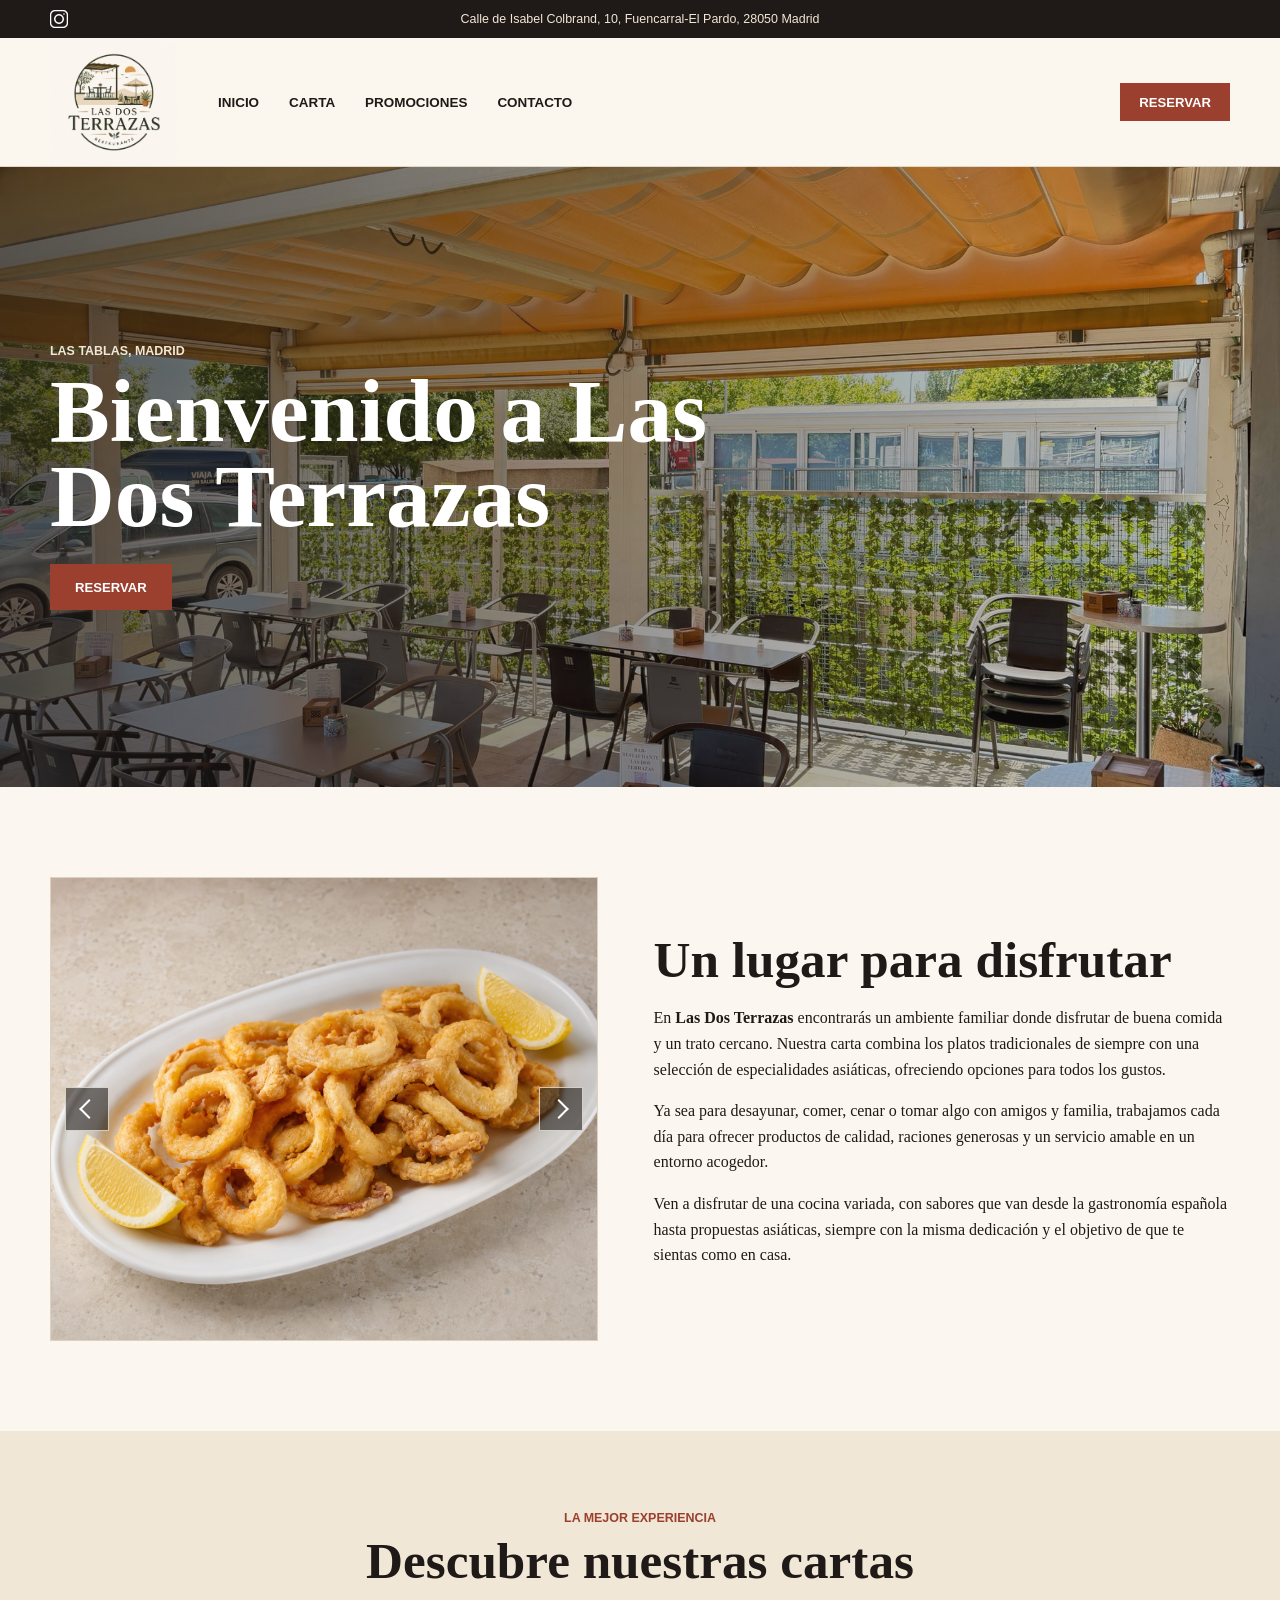
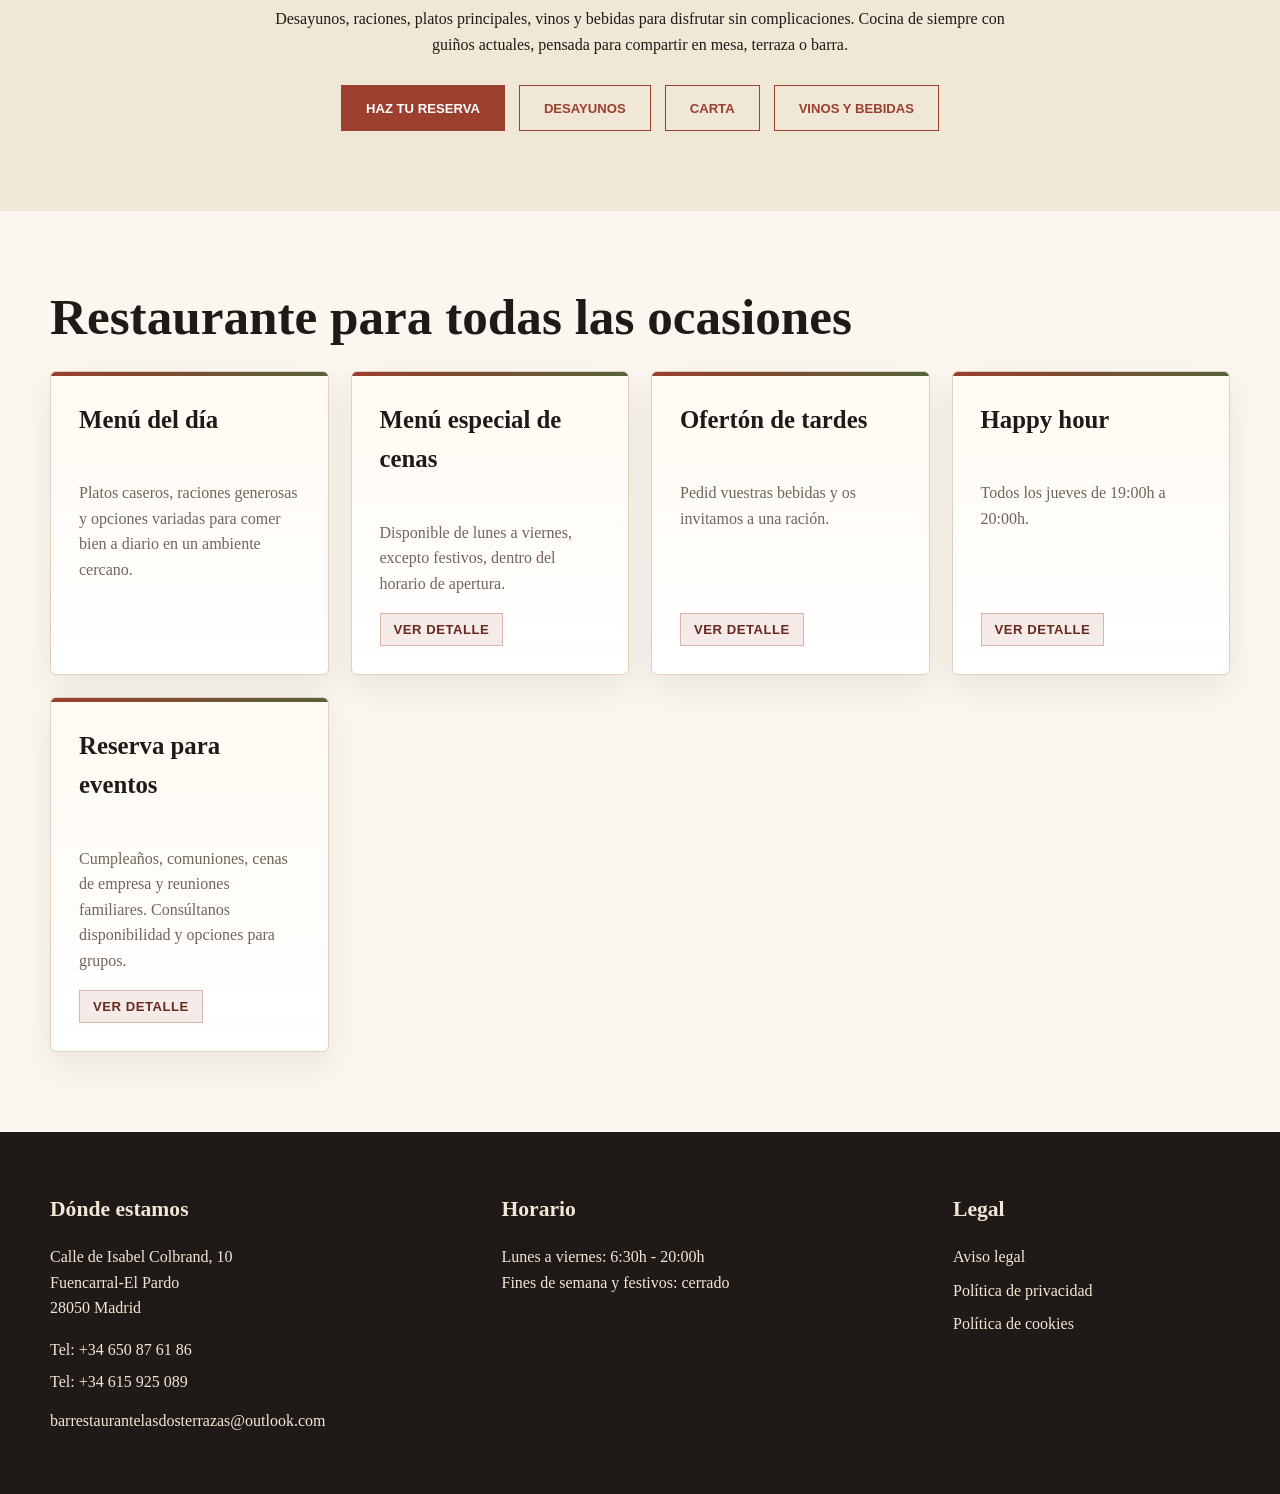
<file: index.html>
<!doctype html>
<html lang="es">
  <head>
    <meta charset="utf-8">
    <meta name="viewport" content="width=device-width, initial-scale=1">
    <link rel="icon" type="image/png" href="/Resources/favicon.png">
    <link rel="canonical" href="https://www.lasdosterrazas.com/">
    <title>Las Dos Terrazas :: Inicio</title>
    <link rel="stylesheet" href="assets/css/styles.css">
    <script src="assets/js/main.js" defer></script>
  </head>
  <body>
    <header class="site-header" data-header>
      <div class="topbar">
        <div class="topbar__inner">
          <div class="social-links" aria-label="Redes sociales"><a class="social-icon" href="https://www.instagram.com/lasdosterrazaslastablas/" aria-label="Instagram"><img src="Resources/igicon.png" alt=""></a></div>
          <a class="topbar__address" href="https://www.google.com/maps/place//data=!4m2!3m1!1s0xd422bed860ddd8d:0xa8c01e3be5240dd5?sa=X&ved=1t:8290&ictx=111">Calle de Isabel Colbrand, 10, Fuencarral-El Pardo, 28050 Madrid</a>
        </div>
      </div>

      <nav class="main-nav" aria-label="Navegación principal">
        <a class="brand" href="index.html" aria-label="Las Dos Terrazas inicio">
          <img class="brand__logo" src="Resources/favicon.png" alt="Las Dos Terrazas">
        </a>
        <button class="nav-toggle" type="button" aria-expanded="false" aria-controls="primary-menu" data-nav-toggle>
          <span></span>
          <span></span>
          <span></span>
          <span class="sr-only">Abrir menú</span>
        </button>
        <ul class="nav-list" id="primary-menu" data-nav-menu>
          <li><a class="nav-link" href="index.html">Inicio</a></li>
          <li class="nav-item has-submenu">
            <button class="nav-link submenu-toggle" type="button" aria-expanded="false">Carta</button>
            <ul class="submenu">
              <li><a href="desayunos.html">Desayunos</a></li>
              <li><a href="carta.html">Carta</a></li>
              <li><a href="carta-vinos.html">Vinos y bebidas</a></li>
            </ul>
          </li>
          <li><a class="nav-link" href="promociones.html">Promociones</a></li>
          
          <li><a class="nav-link" href="contacto.html">Contacto</a></li>
          
        </ul>
        <a class="button button--small nav-cta" href="reservas.html">Reservar</a>
      </nav>
    </header>

    <main>
      <section class="hero hero--home">
        <div class="hero-carousel" data-carousel data-carousel-interval="7000" aria-hidden="true">
          <div class="hero-carousel__slide hero-carousel__slide--one is-active"></div>
          <div class="hero-carousel__slide hero-carousel__slide--two"></div>
          <div class="hero-carousel__slide hero-carousel__slide--three"></div>
          <div class="hero-carousel__slide hero-carousel__slide--four"></div>
        </div>
        <div class="hero__content">
          <p class="eyebrow">Las Tablas, Madrid</p>
          <h1>Bienvenido a Las Dos Terrazas</h1>
          <a class="button" href="reservas.html">Reservar</a>
        </div>
      </section>

      <section class="split-section">
        <div class="split-carousel" data-carousel aria-label="Imágenes de Las Dos Terrazas">
          <div class="split-carousel__slide split-carousel__slide--one is-active" role="img" aria-label="Plato de Las Dos Terrazas"></div>
          <div class="split-carousel__slide split-carousel__slide--two" role="img" aria-label="Plato de Las Dos Terrazas"></div>
          <div class="split-carousel__slide split-carousel__slide--three" role="img" aria-label="Plato de Las Dos Terrazas"></div>
          <div class="split-carousel__slide split-carousel__slide--four" role="img" aria-label="Plato de Las Dos Terrazas"></div>
          <div class="split-carousel__slide split-carousel__slide--five" role="img" aria-label="Plato de Las Dos Terrazas"></div>
          <div class="split-carousel__slide split-carousel__slide--six" role="img" aria-label="Plato de Las Dos Terrazas"></div>
          <button class="carousel-arrow carousel-arrow--prev" type="button" data-carousel-prev aria-label="Imagen anterior"></button>
          <button class="carousel-arrow carousel-arrow--next" type="button" data-carousel-next aria-label="Imagen siguiente"></button>
        </div>
        <div class="split-section__content">
          <h2>Un lugar para disfrutar</h2>
          <p>En <strong>Las Dos Terrazas</strong> encontrarás un ambiente familiar donde disfrutar de buena comida y un trato cercano. Nuestra carta combina los platos tradicionales de siempre con una selección de especialidades asiáticas, ofreciendo opciones para todos los gustos.</p>
          <p>Ya sea para desayunar, comer, cenar o tomar algo con amigos y familia, trabajamos cada día para ofrecer productos de calidad, raciones generosas y un servicio amable en un entorno acogedor.</p>
          <p>Ven a disfrutar de una cocina variada, con sabores que van desde la gastronomía española hasta propuestas asiáticas, siempre con la misma dedicación y el objetivo de que te sientas como en casa.</p>
        </div>
      </section>

      <section class="feature-band">
        <div class="feature-band__inner">
          <p class="section-kicker">La mejor experiencia</p>
          <h2>Descubre nuestras cartas</h2>
          <p>Desayunos, raciones, platos principales, vinos y bebidas para disfrutar sin complicaciones. Cocina de siempre con guiños actuales, pensada para compartir en mesa, terraza o barra.</p>
          <div class="action-row">
            <a class="button" href="reservas.html">Haz tu reserva</a>
            <a class="button button--outline" href="desayunos.html">Desayunos</a>
            <a class="button button--outline" href="carta.html">Carta</a>
            <a class="button button--outline" href="carta-vinos.html">Vinos y bebidas</a>
          </div>
        </div>
      </section>

      <section class="cards-section">
        <div class="section-heading">
          <h2>Restaurante para todas las ocasiones</h2>
        </div>
        <div class="card-grid">
          <article class="info-card">
            <h3>Menú del día</h3>
            <p>Platos caseros, raciones generosas y opciones variadas para comer bien a diario en un ambiente cercano.</p>
          </article>
          <article class="info-card">
            <h3>Menú especial de cenas</h3>
            <p>Disponible de lunes a viernes, excepto festivos, dentro del horario de apertura.</p>
            <a href="promociones.html">Ver detalle</a>
          </article>
          <article class="info-card">
            <h3>Ofertón de tardes</h3>
            <p>Pedid vuestras bebidas y os invitamos a una ración.</p>
            <a href="promociones.html">Ver detalle</a>
          </article>
          <article class="info-card">
            <h3>Happy hour</h3>
            <p>Todos los jueves de 19:00h a 20:00h.</p>
            <a href="promociones.html">Ver detalle</a>
          </article>
          <article class="info-card">
            <h3>Reserva para eventos</h3>
            <p>Cumpleaños, comuniones, cenas de empresa y reuniones familiares. Consúltanos disponibilidad y opciones para grupos.</p>
            <a href="reservas.html">Ver detalle</a>
          </article>
        </div>
      </section>
    </main>

    <footer class="site-footer">
      <div class="footer-grid">
        <div class="footer-location">
          <h2>Dónde estamos</h2>
          <p class="footer-address">Calle de Isabel Colbrand, 10<br>Fuencarral-El Pardo<br>28050 Madrid</p>
          <div class="footer-contact" aria-label="Datos de contacto">
            <a href="tel:+34650876186">Tel: +34 650 87 61 86</a>
            <a href="tel:+34615925089">Tel: +34 615 925 089</a>
            <a class="footer-email" href="mailto:barrestaurantelasdosterrazas@outlook.com">barrestaurantelasdosterrazas@outlook.com</a>
          </div>
        </div>
        <div>
          <h2>Horario</h2>
          <p>Lunes a viernes: 6:30h - 20:00h<br>Fines de semana y festivos: cerrado</p>
        </div>
        <div>
          <h2>Legal</h2>
          <a href="aviso-legal.html">Aviso legal</a>
          <a href="privacidad.html">Política de privacidad</a>
          <a href="cookies.html">Política de cookies</a>
          
        </div>
      </div>
    </footer>
  </body>
</html>
</file>
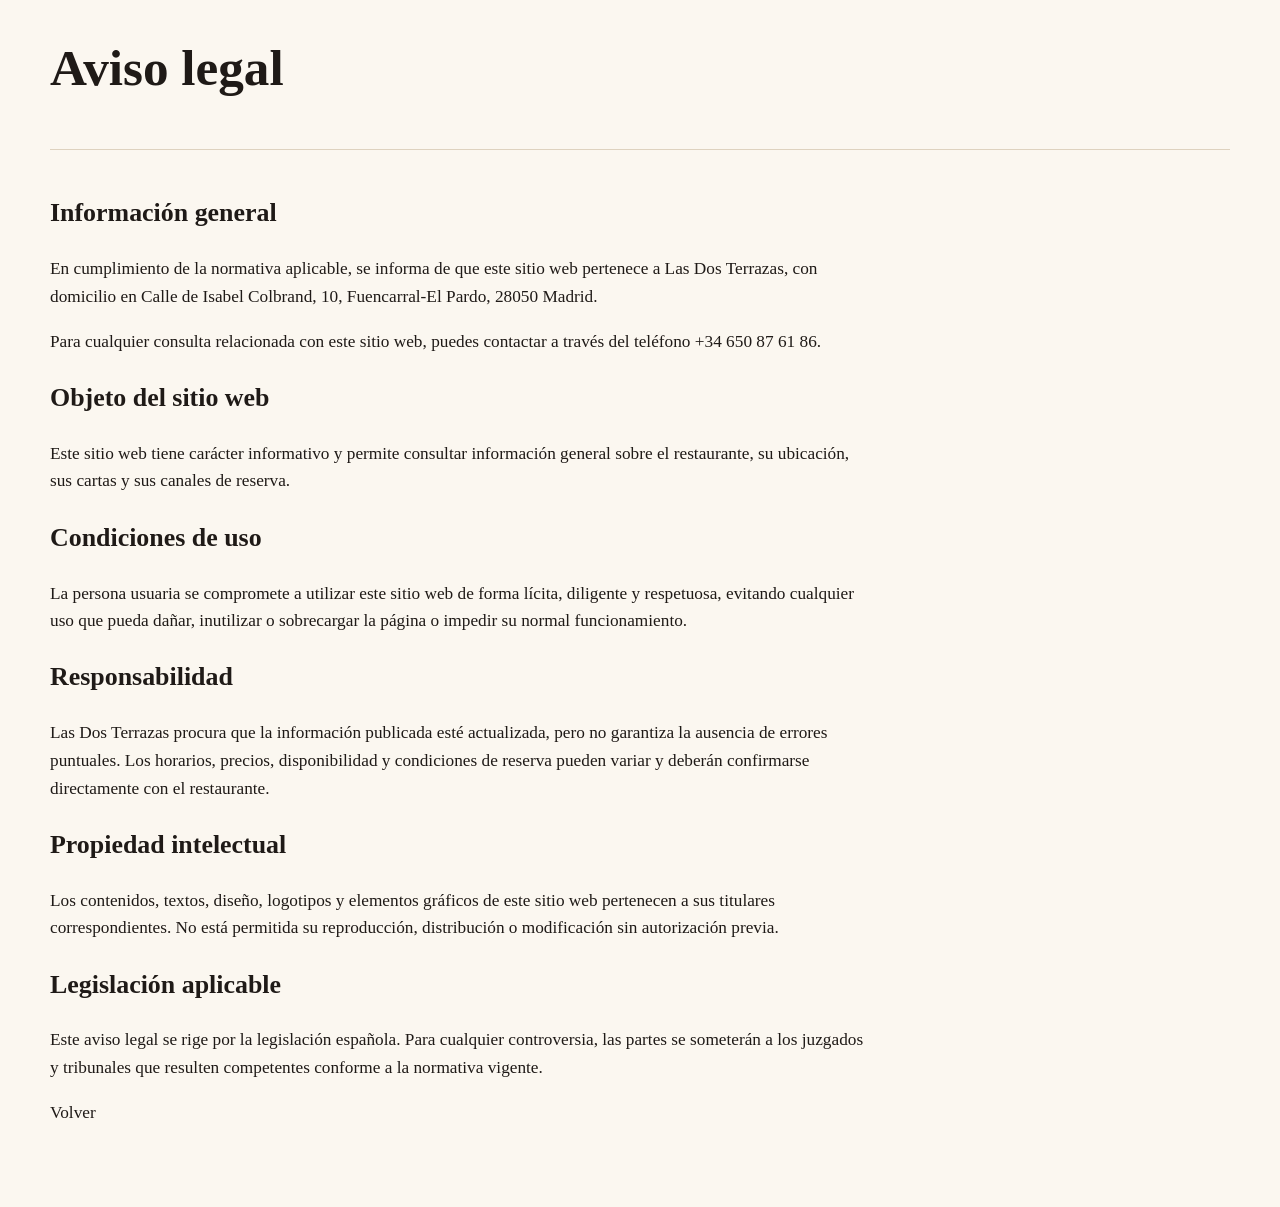
<file: aviso-legal.html>
<!doctype html>
<html lang="es">
  <head>
    <meta charset="utf-8">
    <meta name="viewport" content="width=device-width, initial-scale=1">
    <link rel="icon" type="image/png" href="/Resources/favicon.png">
    <link rel="canonical" href="https://www.lasdosterrazas.com/aviso-legal.html">
    <title>Aviso legal</title>
    <link rel="stylesheet" href="assets/css/styles.css">
  </head>
  <body>
    <main class="page-shell standalone">
      <section class="page-hero">
        <h1>Aviso legal</h1>
      </section>
      <article class="article">
        <h2>Información general</h2>
        <p>En cumplimiento de la normativa aplicable, se informa de que este sitio web pertenece a Las Dos Terrazas, con domicilio en Calle de Isabel Colbrand, 10, Fuencarral-El Pardo, 28050 Madrid.</p>
        <p>Para cualquier consulta relacionada con este sitio web, puedes contactar a través del teléfono <a href="tel:+34650876186">+34 650 87 61 86</a>.</p>

        <h2>Objeto del sitio web</h2>
        <p>Este sitio web tiene carácter informativo y permite consultar información general sobre el restaurante, su ubicación, sus cartas y sus canales de reserva.</p>

        <h2>Condiciones de uso</h2>
        <p>La persona usuaria se compromete a utilizar este sitio web de forma lícita, diligente y respetuosa, evitando cualquier uso que pueda dañar, inutilizar o sobrecargar la página o impedir su normal funcionamiento.</p>

        <h2>Responsabilidad</h2>
        <p>Las Dos Terrazas procura que la información publicada esté actualizada, pero no garantiza la ausencia de errores puntuales. Los horarios, precios, disponibilidad y condiciones de reserva pueden variar y deberán confirmarse directamente con el restaurante.</p>

        <h2>Propiedad intelectual</h2>
        <p>Los contenidos, textos, diseño, logotipos y elementos gráficos de este sitio web pertenecen a sus titulares correspondientes. No está permitida su reproducción, distribución o modificación sin autorización previa.</p>

        <h2>Legislación aplicable</h2>
        <p>Este aviso legal se rige por la legislación española. Para cualquier controversia, las partes se someterán a los juzgados y tribunales que resulten competentes conforme a la normativa vigente.</p>

        <a href="index.html">Volver</a>
      </article>
    </main>
  </body>
</html>
</file>
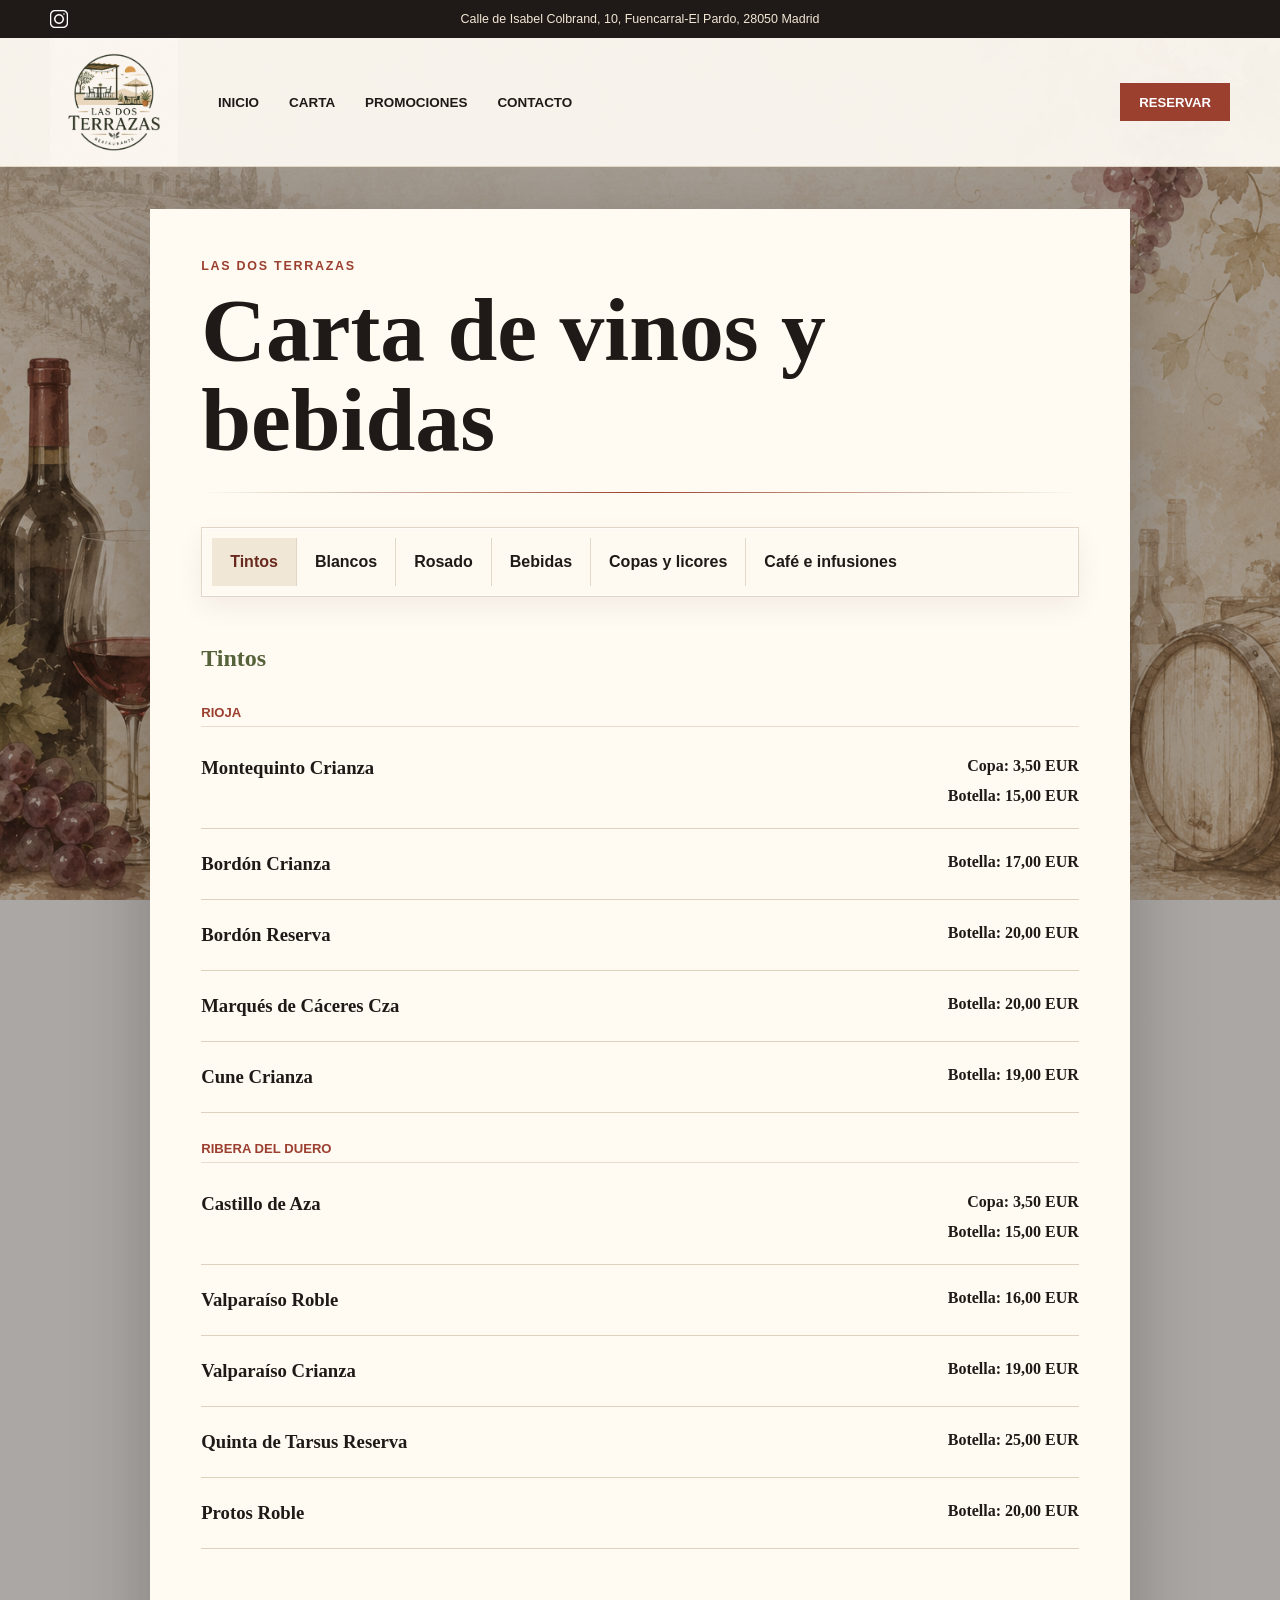
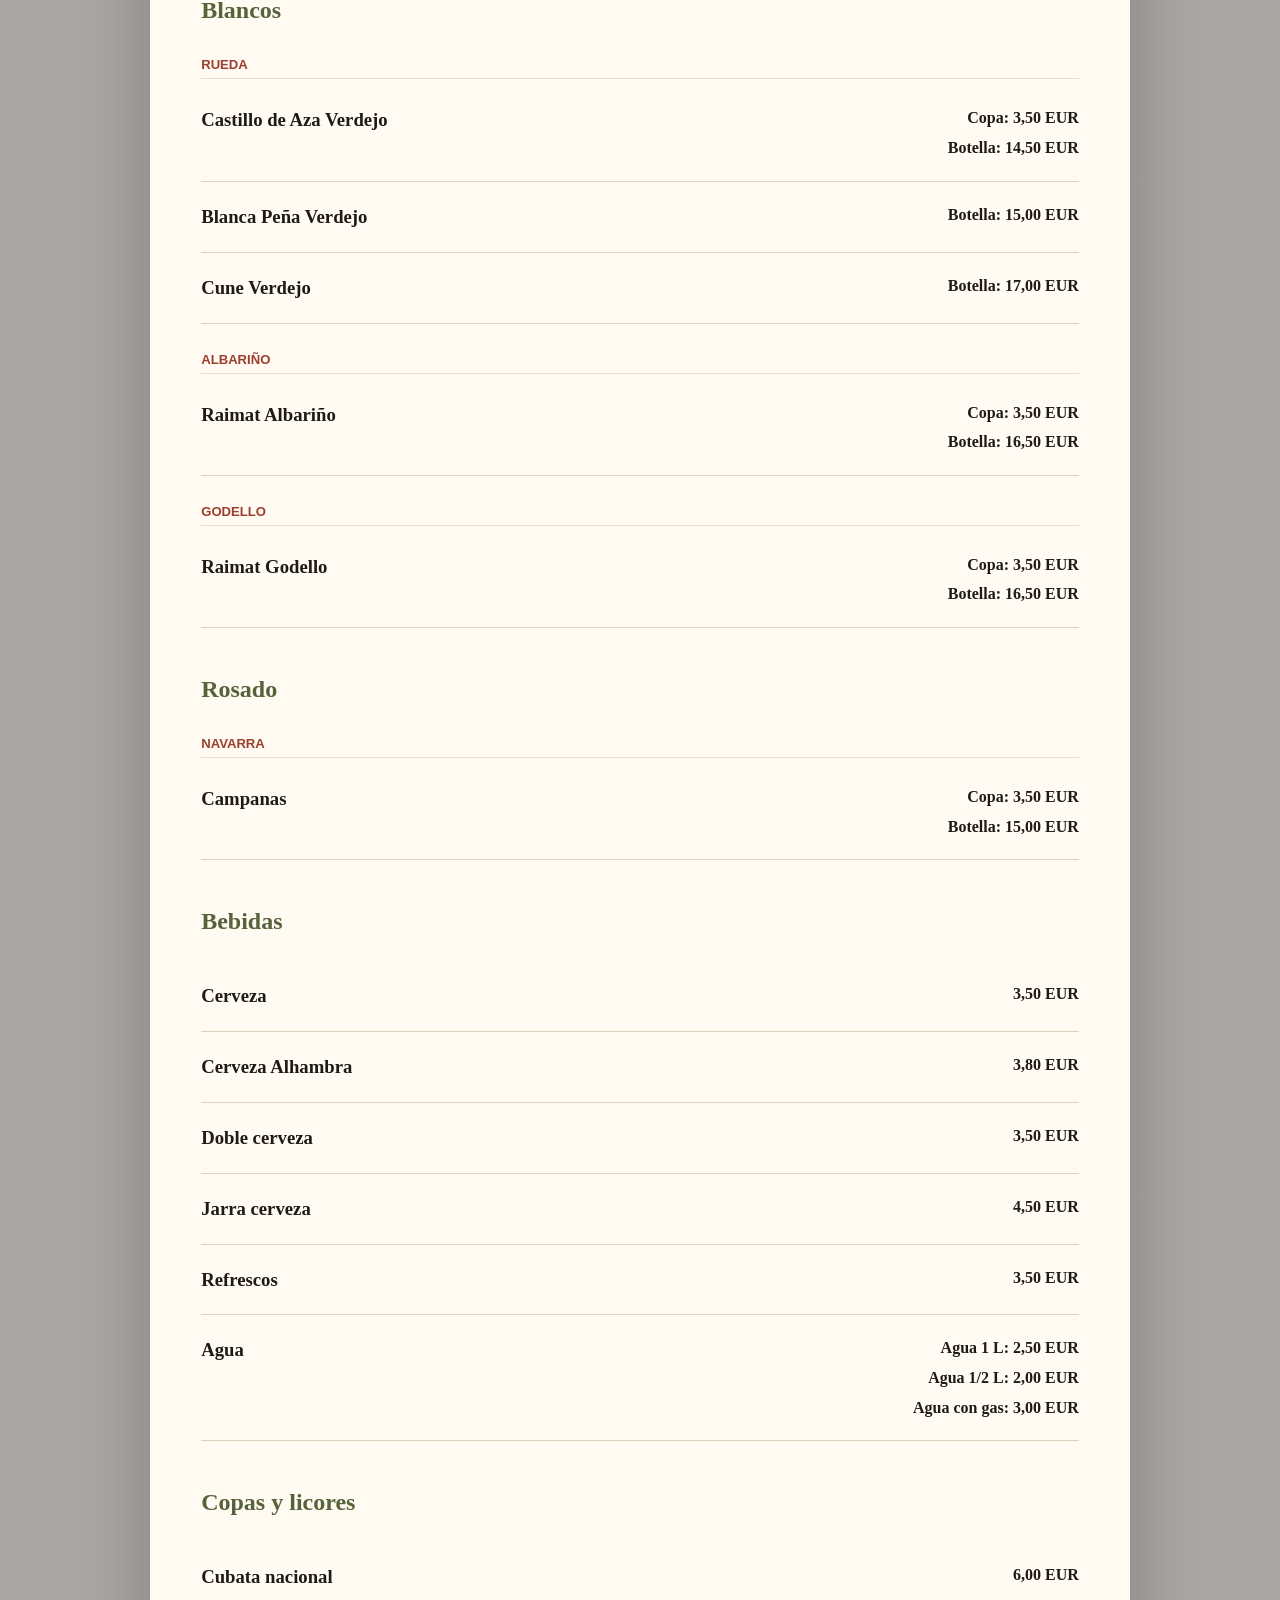
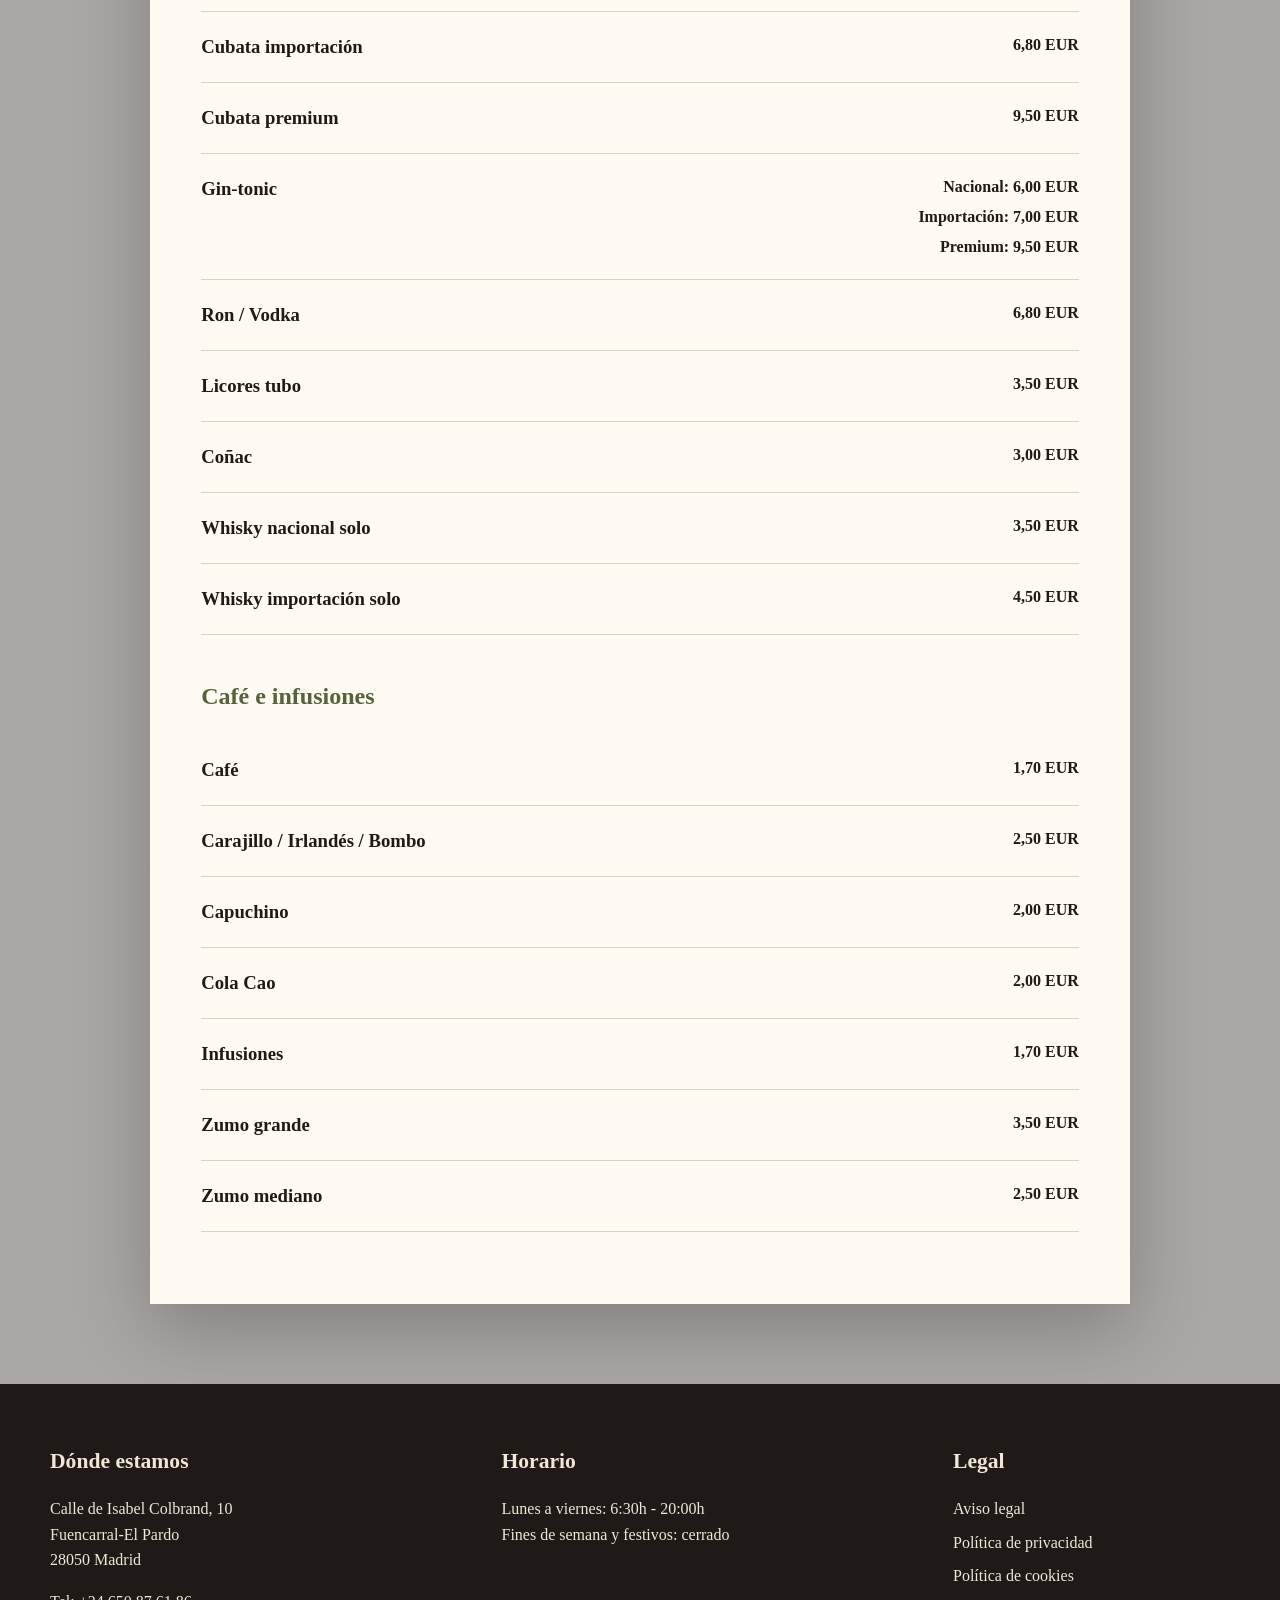
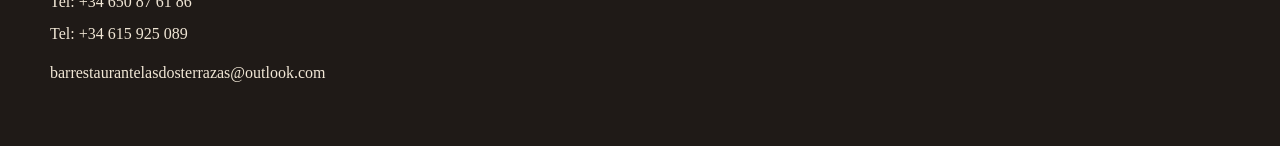
<file: carta-vinos.html>
<!doctype html>
<html lang="es">
  <head>
    <meta charset="utf-8">
    <meta name="viewport" content="width=device-width, initial-scale=1">
    <link rel="icon" type="image/png" href="/Resources/favicon.png">
    <link rel="canonical" href="https://www.lasdosterrazas.com/carta-vinos.html">
    <title>Las Dos Terrazas :: Carta de vinos y bebidas</title>
    <link rel="stylesheet" href="assets/css/styles.css">
    <script src="assets/js/main.js" defer></script>
  </head>
  <body class="menu-paper-page menu-paper-page--vinos">
    <header class="site-header" data-header><div class="topbar"><div class="topbar__inner"><div class="social-links" aria-label="Redes sociales"><a class="social-icon" href="https://www.instagram.com/lasdosterrazaslastablas/" aria-label="Instagram"><img src="Resources/igicon.png" alt=""></a></div><a class="topbar__address" href="https://www.google.com/maps/place//data=!4m2!3m1!1s0xd422bed860ddd8d:0xa8c01e3be5240dd5?sa=X&ved=1t:8290&ictx=111">Calle de Isabel Colbrand, 10, Fuencarral-El Pardo, 28050 Madrid</a></div></div><nav class="main-nav"><a class="brand" href="index.html"><img class="brand__logo" src="Resources/favicon.png" alt="Las Dos Terrazas"></a><button class="nav-toggle" type="button" data-nav-toggle><span></span><span></span><span></span></button><ul class="nav-list" data-nav-menu><li><a class="nav-link" href="index.html">Inicio</a></li><li class="nav-item has-submenu"><button class="nav-link submenu-toggle" type="button">Carta</button><ul class="submenu"><li><a href="desayunos.html">Desayunos</a></li><li><a href="carta.html">Carta</a></li><li><a href="carta-vinos.html">Vinos y bebidas</a></li></ul></li><li><a class="nav-link" href="promociones.html">Promociones</a></li><li><a class="nav-link" href="contacto.html">Contacto</a></li></ul><a class="button button--small nav-cta" href="reservas.html">Reservar</a></nav></header>
    <main class="page-shell">
      <section class="page-hero"><h1>Carta de vinos y bebidas</h1></section>
      <nav class="menu-tabs" aria-label="Secciones de vinos y bebidas"><a href="#tintos">Tintos</a><a href="#blancos">Blancos</a><a href="#rosado">Rosado</a><a href="#bebidas">Bebidas</a><a href="#copas">Copas y licores</a><a href="#cafes">Café e infusiones</a></nav>

      <section class="menu-list" id="tintos">
        <h2>Tintos</h2>
        <h3 class="menu-subcategory">Rioja</h3>
        <article><h3>Montequinto Crianza</h3><p>Copa: 3,50 EUR · Botella: 15,00 EUR</p></article>
        <article><h3>Bordón Crianza</h3><p>Botella: 17,00 EUR</p></article>
        <article><h3>Bordón Reserva</h3><p>Botella: 20,00 EUR</p></article>
        <article><h3>Marqués de Cáceres Cza</h3><p>Botella: 20,00 EUR</p></article>
        <article><h3>Cune Crianza</h3><p>Botella: 19,00 EUR</p></article>

        <h3 class="menu-subcategory">Ribera del Duero</h3>
        <article><h3>Castillo de Aza</h3><p>Copa: 3,50 EUR · Botella: 15,00 EUR</p></article>
        <article><h3>Valparaíso Roble</h3><p>Botella: 16,00 EUR</p></article>
        <article><h3>Valparaíso Crianza</h3><p>Botella: 19,00 EUR</p></article>
        <article><h3>Quinta de Tarsus Reserva</h3><p>Botella: 25,00 EUR</p></article>
        <article><h3>Protos Roble</h3><p>Botella: 20,00 EUR</p></article>
      </section>

      <section class="menu-list" id="blancos">
        <h2>Blancos</h2>
        <h3 class="menu-subcategory">Rueda</h3>
        <article><h3>Castillo de Aza Verdejo</h3><p>Copa: 3,50 EUR · Botella: 14,50 EUR</p></article>
        <article><h3>Blanca Peña Verdejo</h3><p>Botella: 15,00 EUR</p></article>
        <article><h3>Cune Verdejo</h3><p>Botella: 17,00 EUR</p></article>

        <h3 class="menu-subcategory">Albariño</h3>
        <article><h3>Raimat Albariño</h3><p>Copa: 3,50 EUR · Botella: 16,50 EUR</p></article>

        <h3 class="menu-subcategory">Godello</h3>
        <article><h3>Raimat Godello</h3><p>Copa: 3,50 EUR · Botella: 16,50 EUR</p></article>
      </section>

      <section class="menu-list" id="rosado">
        <h2>Rosado</h2>
        <h3 class="menu-subcategory">Navarra</h3>
        <article><h3>Campanas</h3><p>Copa: 3,50 EUR · Botella: 15,00 EUR</p></article>
      </section>

      <section class="menu-list" id="bebidas">
        <h2>Bebidas</h2>
        <article><h3>Cerveza</h3><p>3,50 EUR</p></article>
        <article><h3>Cerveza Alhambra</h3><p>3,80 EUR</p></article>
        <article><h3>Doble cerveza</h3><p>3,50 EUR</p></article>
        <article><h3>Jarra cerveza</h3><p>4,50 EUR</p></article>
        <article><h3>Refrescos</h3><p>3,50 EUR</p></article>
        <article><h3>Agua</h3><p>Agua 1 L: 2,50 EUR · Agua 1/2 L: 2,00 EUR · Agua con gas: 3,00 EUR</p></article>
      </section>

      <section class="menu-list" id="copas">
        <h2>Copas y licores</h2>
        <article><h3>Cubata nacional</h3><p>6,00 EUR</p></article>
        <article><h3>Cubata importación</h3><p>6,80 EUR</p></article>
        <article><h3>Cubata premium</h3><p>9,50 EUR</p></article>
        <article><h3>Gin-tonic</h3><p>Nacional: 6,00 EUR · Importación: 7,00 EUR · Premium: 9,50 EUR</p></article>
        <article><h3>Ron / Vodka</h3><p>6,80 EUR</p></article>
        <article><h3>Licores tubo</h3><p>3,50 EUR</p></article>
        <article><h3>Coñac</h3><p>3,00 EUR</p></article>
        <article><h3>Whisky nacional solo</h3><p>3,50 EUR</p></article>
        <article><h3>Whisky importación solo</h3><p>4,50 EUR</p></article>
      </section>

      <section class="menu-list" id="cafes">
        <h2>Café e infusiones</h2>
        <article><h3>Café</h3><p>1,70 EUR</p></article>
        <article><h3>Carajillo / Irlandés / Bombo</h3><p>2,50 EUR</p></article>
        <article><h3>Capuchino</h3><p>2,00 EUR</p></article>
        <article><h3>Cola Cao</h3><p>2,00 EUR</p></article>
        <article><h3>Infusiones</h3><p>1,70 EUR</p></article>
        <article><h3>Zumo grande</h3><p>3,50 EUR</p></article>
        <article><h3>Zumo mediano</h3><p>2,50 EUR</p></article>
      </section>
    </main>
    <footer class="site-footer"><div class="footer-grid"><div class="footer-location"><h2>Dónde estamos</h2><p class="footer-address">Calle de Isabel Colbrand, 10<br>Fuencarral-El Pardo<br>28050 Madrid</p><div class="footer-contact" aria-label="Datos de contacto"><a href="tel:+34650876186">Tel: +34 650 87 61 86</a><a href="tel:+34615925089">Tel: +34 615 925 089</a><a class="footer-email" href="mailto:barrestaurantelasdosterrazas@outlook.com">barrestaurantelasdosterrazas@outlook.com</a></div></div><div><h2>Horario</h2><p>Lunes a viernes: 6:30h - 20:00h<br>Fines de semana y festivos: cerrado</p></div><div><h2>Legal</h2><a href="aviso-legal.html">Aviso legal</a><a href="privacidad.html">Política de privacidad</a><a href="cookies.html">Política de cookies</a></div></div></footer>
  </body>
</html>
</file>
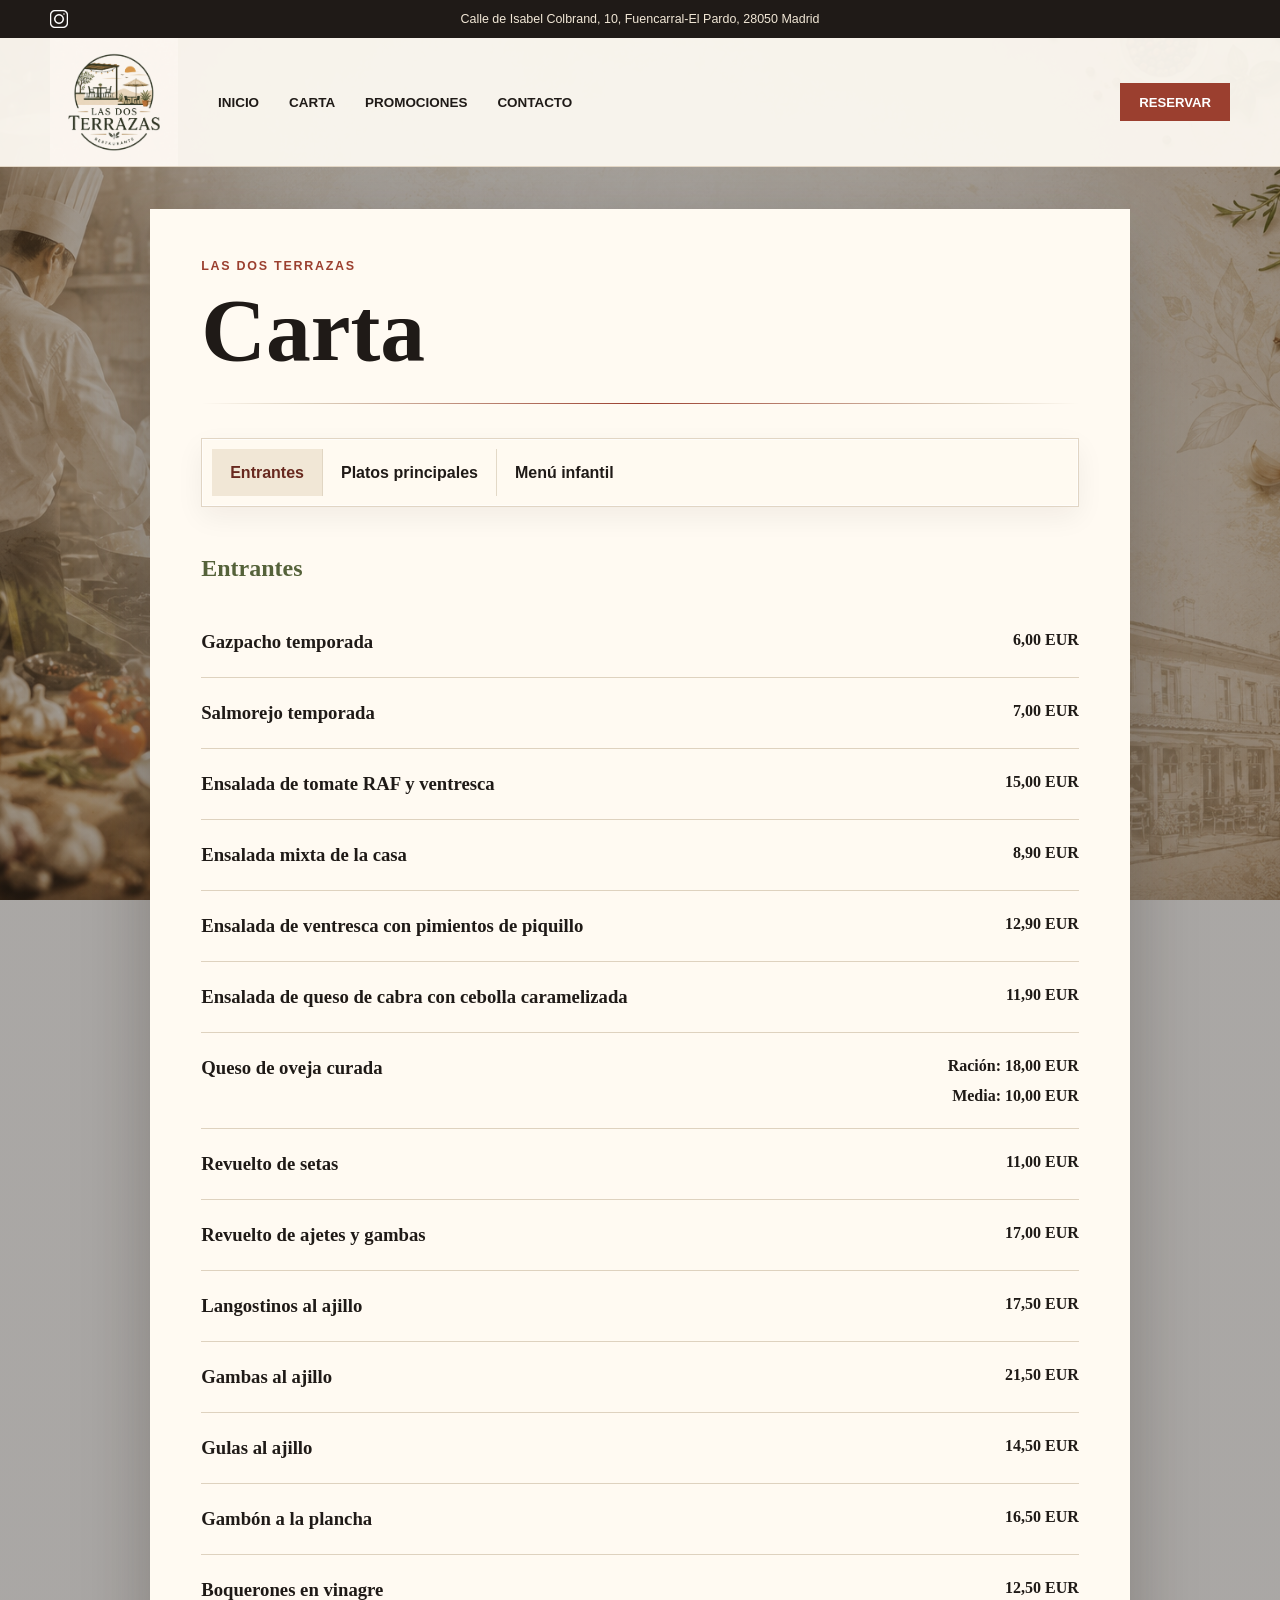
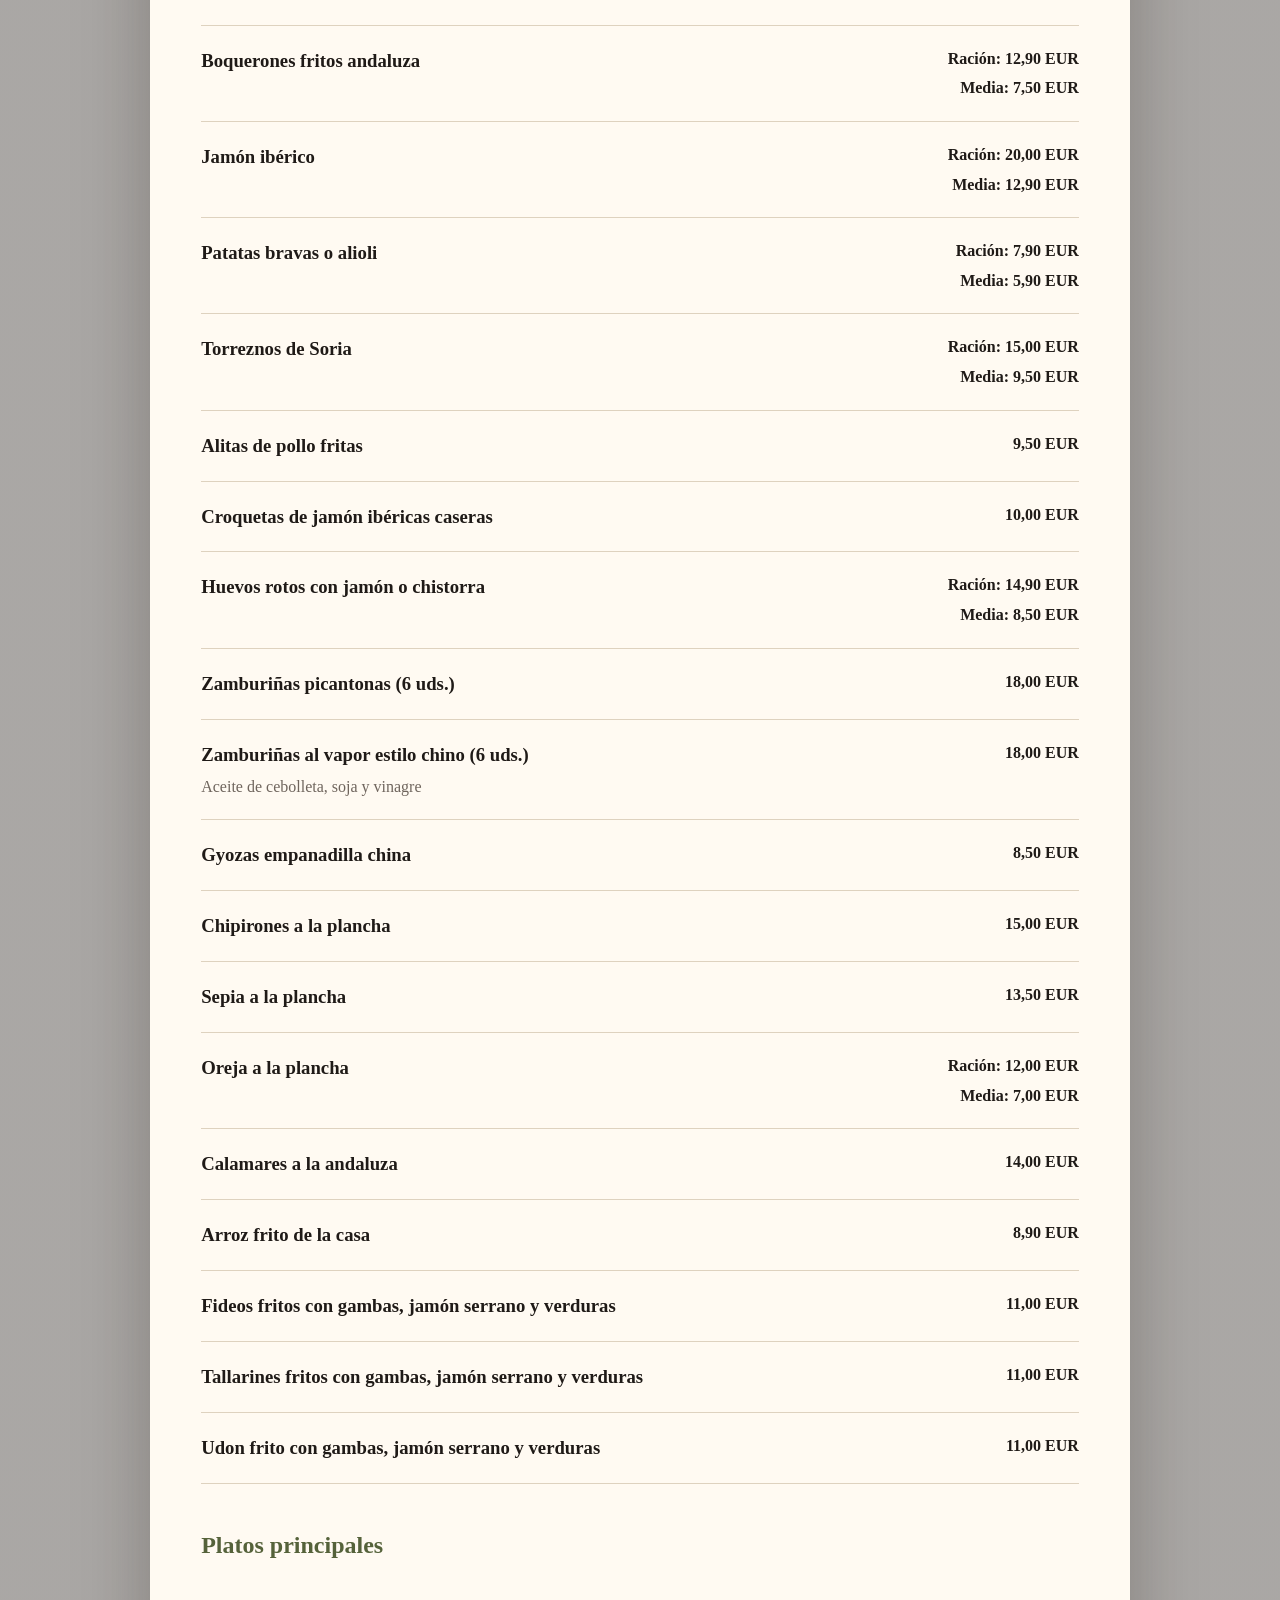
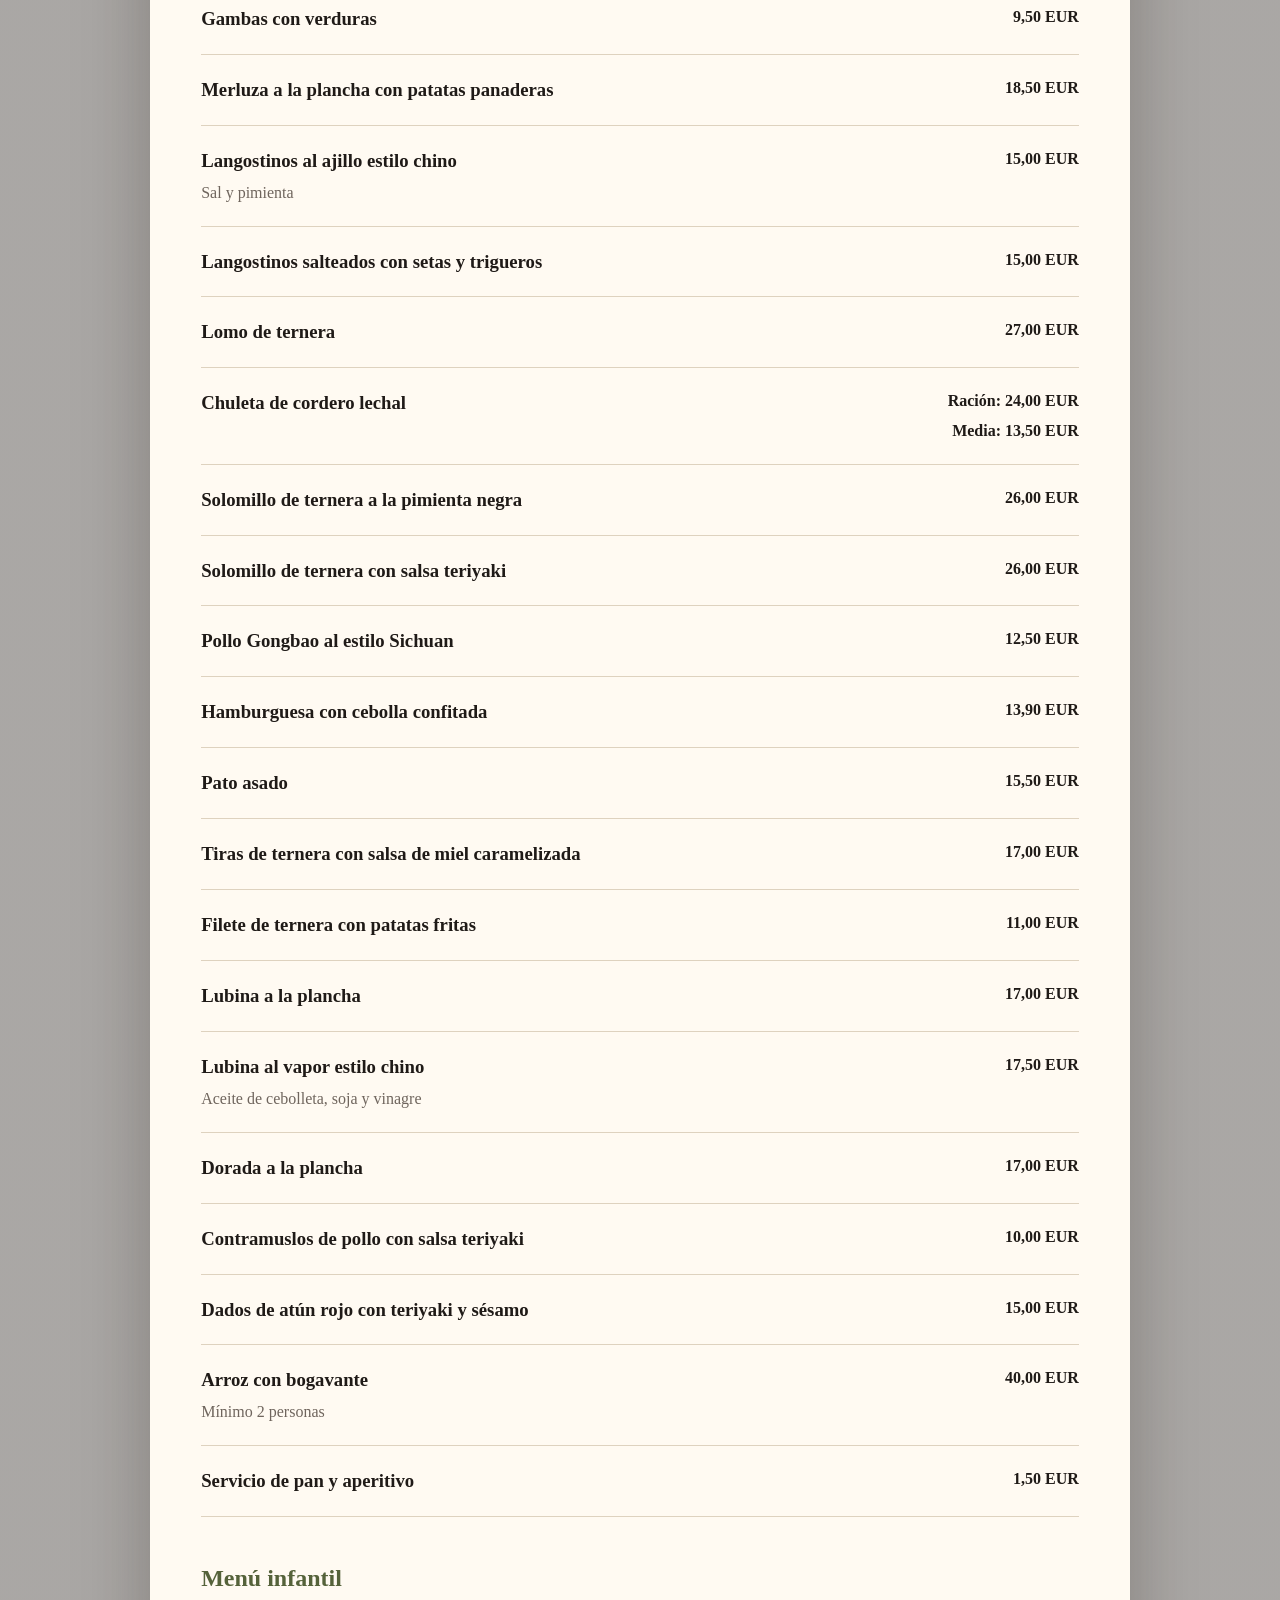
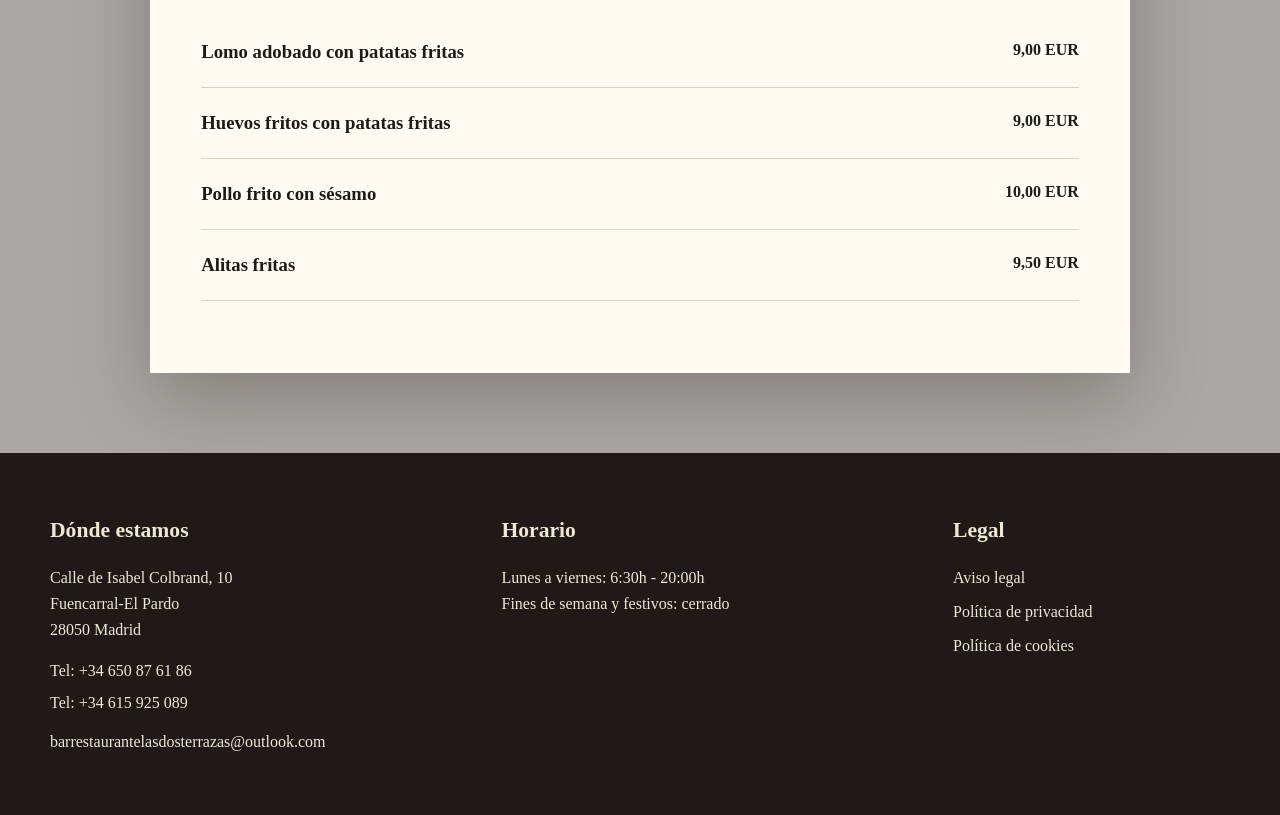
<file: carta.html>
<!doctype html>
<html lang="es">
  <head>
    <meta charset="utf-8">
    <meta name="viewport" content="width=device-width, initial-scale=1">
    <link rel="icon" type="image/png" href="/Resources/favicon.png">
    <link rel="canonical" href="https://www.lasdosterrazas.com/carta.html">
    <title>Las Dos Terrazas :: Carta</title>
    <link rel="stylesheet" href="assets/css/styles.css">
    <script src="assets/js/main.js" defer></script>
  </head>
  <body class="menu-paper-page">
    <header class="site-header" data-header><div class="topbar"><div class="topbar__inner"><div class="social-links" aria-label="Redes sociales"><a class="social-icon" href="https://www.instagram.com/lasdosterrazaslastablas/" aria-label="Instagram"><img src="Resources/igicon.png" alt=""></a></div><a class="topbar__address" href="https://www.google.com/maps/place//data=!4m2!3m1!1s0xd422bed860ddd8d:0xa8c01e3be5240dd5?sa=X&ved=1t:8290&ictx=111">Calle de Isabel Colbrand, 10, Fuencarral-El Pardo, 28050 Madrid</a></div></div><nav class="main-nav"><a class="brand" href="index.html"><img class="brand__logo" src="Resources/favicon.png" alt="Las Dos Terrazas"></a><button class="nav-toggle" type="button" data-nav-toggle><span></span><span></span><span></span></button><ul class="nav-list" data-nav-menu><li><a class="nav-link" href="index.html">Inicio</a></li><li class="nav-item has-submenu"><button class="nav-link submenu-toggle" type="button">Carta</button><ul class="submenu"><li><a href="desayunos.html">Desayunos</a></li><li><a href="carta.html">Carta</a></li><li><a href="carta-vinos.html">Vinos y bebidas</a></li></ul></li><li><a class="nav-link" href="promociones.html">Promociones</a></li><li><a class="nav-link" href="contacto.html">Contacto</a></li></ul><a class="button button--small nav-cta" href="reservas.html">Reservar</a></nav></header>
    <main class="page-shell">
      <section class="page-hero"><h1>Carta</h1></section>
      <nav class="menu-tabs" aria-label="Secciones de carta"><a href="#entrantes">Entrantes</a><a href="#principales">Platos principales</a><a href="#infantil">Menú infantil</a></nav>

      <section class="menu-list" id="entrantes">
        <h2>Entrantes</h2>
        <article><h3>Gazpacho temporada</h3><p>6,00 EUR</p></article>
        <article><h3>Salmorejo temporada</h3><p>7,00 EUR</p></article>
        <article><h3>Ensalada de tomate RAF y ventresca</h3><p>15,00 EUR</p></article>
        <article><h3>Ensalada mixta de la casa</h3><p>8,90 EUR</p></article>
        <article><h3>Ensalada de ventresca con pimientos de piquillo</h3><p>12,90 EUR</p></article>
        <article><h3>Ensalada de queso de cabra con cebolla caramelizada</h3><p>11,90 EUR</p></article>
        <article><h3>Queso de oveja curada</h3><p>Ración: 18,00 EUR · Media: 10,00 EUR</p></article>
        <article><h3>Revuelto de setas</h3><p>11,00 EUR</p></article>
        <article><h3>Revuelto de ajetes y gambas</h3><p>17,00 EUR</p></article>
        <article><h3>Langostinos al ajillo</h3><p>17,50 EUR</p></article>
        <article><h3>Gambas al ajillo</h3><p>21,50 EUR</p></article>
        <article><h3>Gulas al ajillo</h3><p>14,50 EUR</p></article>
        <article><h3>Gambón a la plancha</h3><p>16,50 EUR</p></article>
        <article><h3>Boquerones en vinagre</h3><p>12,50 EUR</p></article>
        <article><h3>Boquerones fritos andaluza</h3><p>Ración: 12,90 EUR · Media: 7,50 EUR</p></article>
        <article><h3>Jamón ibérico</h3><p>Ración: 20,00 EUR · Media: 12,90 EUR</p></article>
        <article><h3>Patatas bravas o alioli</h3><p>Ración: 7,90 EUR · Media: 5,90 EUR</p></article>
        <article><h3>Torreznos de Soria</h3><p>Ración: 15,00 EUR · Media: 9,50 EUR</p></article>
        <article><h3>Alitas de pollo fritas</h3><p>9,50 EUR</p></article>
        <article><h3>Croquetas de jamón ibéricas caseras</h3><p>10,00 EUR</p></article>
        <article><h3>Huevos rotos con jamón o chistorra</h3><p>Ración: 14,90 EUR · Media: 8,50 EUR</p></article>
        <article><h3>Zamburiñas picantonas (6 uds.)</h3><p>18,00 EUR</p></article>
        <article><h3>Zamburiñas al vapor estilo chino (6 uds.)</h3><p>Aceite de cebolleta, soja y vinagre · 18,00 EUR</p></article>
        <article><h3>Gyozas empanadilla china</h3><p>8,50 EUR</p></article>
        <article><h3>Chipirones a la plancha</h3><p>15,00 EUR</p></article>
        <article><h3>Sepia a la plancha</h3><p>13,50 EUR</p></article>
        <article><h3>Oreja a la plancha</h3><p>Ración: 12,00 EUR · Media: 7,00 EUR</p></article>
        <article><h3>Calamares a la andaluza</h3><p>14,00 EUR</p></article>
        <article><h3>Arroz frito de la casa</h3><p>8,90 EUR</p></article>
        <article><h3>Fideos fritos con gambas, jamón serrano y verduras</h3><p>11,00 EUR</p></article>
        <article><h3>Tallarines fritos con gambas, jamón serrano y verduras</h3><p>11,00 EUR</p></article>
        <article><h3>Udon frito con gambas, jamón serrano y verduras</h3><p>11,00 EUR</p></article>
      </section>

      <section class="menu-list" id="principales">
        <h2>Platos principales</h2>
        <article><h3>Gambas con verduras</h3><p>9,50 EUR</p></article>
        <article><h3>Merluza a la plancha con patatas panaderas</h3><p>18,50 EUR</p></article>
        <article><h3>Langostinos al ajillo estilo chino</h3><p>Sal y pimienta · 15,00 EUR</p></article>
        <article><h3>Langostinos salteados con setas y trigueros</h3><p>15,00 EUR</p></article>
        <article><h3>Lomo de ternera</h3><p>27,00 EUR</p></article>
        <article><h3>Chuleta de cordero lechal</h3><p>Ración: 24,00 EUR · Media: 13,50 EUR</p></article>
        <article><h3>Solomillo de ternera a la pimienta negra</h3><p>26,00 EUR</p></article>
        <article><h3>Solomillo de ternera con salsa teriyaki</h3><p>26,00 EUR</p></article>
        <article><h3>Pollo Gongbao al estilo Sichuan</h3><p>12,50 EUR</p></article>
        <article><h3>Hamburguesa con cebolla confitada</h3><p>13,90 EUR</p></article>
        <article><h3>Pato asado</h3><p>15,50 EUR</p></article>
        <article><h3>Tiras de ternera con salsa de miel caramelizada</h3><p>17,00 EUR</p></article>
        <article><h3>Filete de ternera con patatas fritas</h3><p>11,00 EUR</p></article>
        <article><h3>Lubina a la plancha</h3><p>17,00 EUR</p></article>
        <article><h3>Lubina al vapor estilo chino</h3><p>Aceite de cebolleta, soja y vinagre · 17,50 EUR</p></article>
        <article><h3>Dorada a la plancha</h3><p>17,00 EUR</p></article>
        <article><h3>Contramuslos de pollo con salsa teriyaki</h3><p>10,00 EUR</p></article>
        <article><h3>Dados de atún rojo con teriyaki y sésamo</h3><p>15,00 EUR</p></article>
        <article><h3>Arroz con bogavante</h3><p>Mínimo 2 personas · 40,00 EUR</p></article>
        <article><h3>Servicio de pan y aperitivo</h3><p>1,50 EUR</p></article>
      </section>

      <section class="menu-list" id="infantil">
        <h2>Menú infantil</h2>
        <article><h3>Lomo adobado con patatas fritas</h3><p>9,00 EUR</p></article>
        <article><h3>Huevos fritos con patatas fritas</h3><p>9,00 EUR</p></article>
        <article><h3>Pollo frito con sésamo</h3><p>10,00 EUR</p></article>
        <article><h3>Alitas fritas</h3><p>9,50 EUR</p></article>
      </section>
    </main>
    <footer class="site-footer"><div class="footer-grid"><div class="footer-location"><h2>Dónde estamos</h2><p class="footer-address">Calle de Isabel Colbrand, 10<br>Fuencarral-El Pardo<br>28050 Madrid</p><div class="footer-contact" aria-label="Datos de contacto"><a href="tel:+34650876186">Tel: +34 650 87 61 86</a><a href="tel:+34615925089">Tel: +34 615 925 089</a><a class="footer-email" href="mailto:barrestaurantelasdosterrazas@outlook.com">barrestaurantelasdosterrazas@outlook.com</a></div></div><div><h2>Horario</h2><p>Lunes a viernes: 6:30h - 20:00h<br>Fines de semana y festivos: cerrado</p></div><div><h2>Legal</h2><a href="aviso-legal.html">Aviso legal</a><a href="privacidad.html">Política de privacidad</a><a href="cookies.html">Política de cookies</a></div></div></footer>
  </body>
</html>
</file>
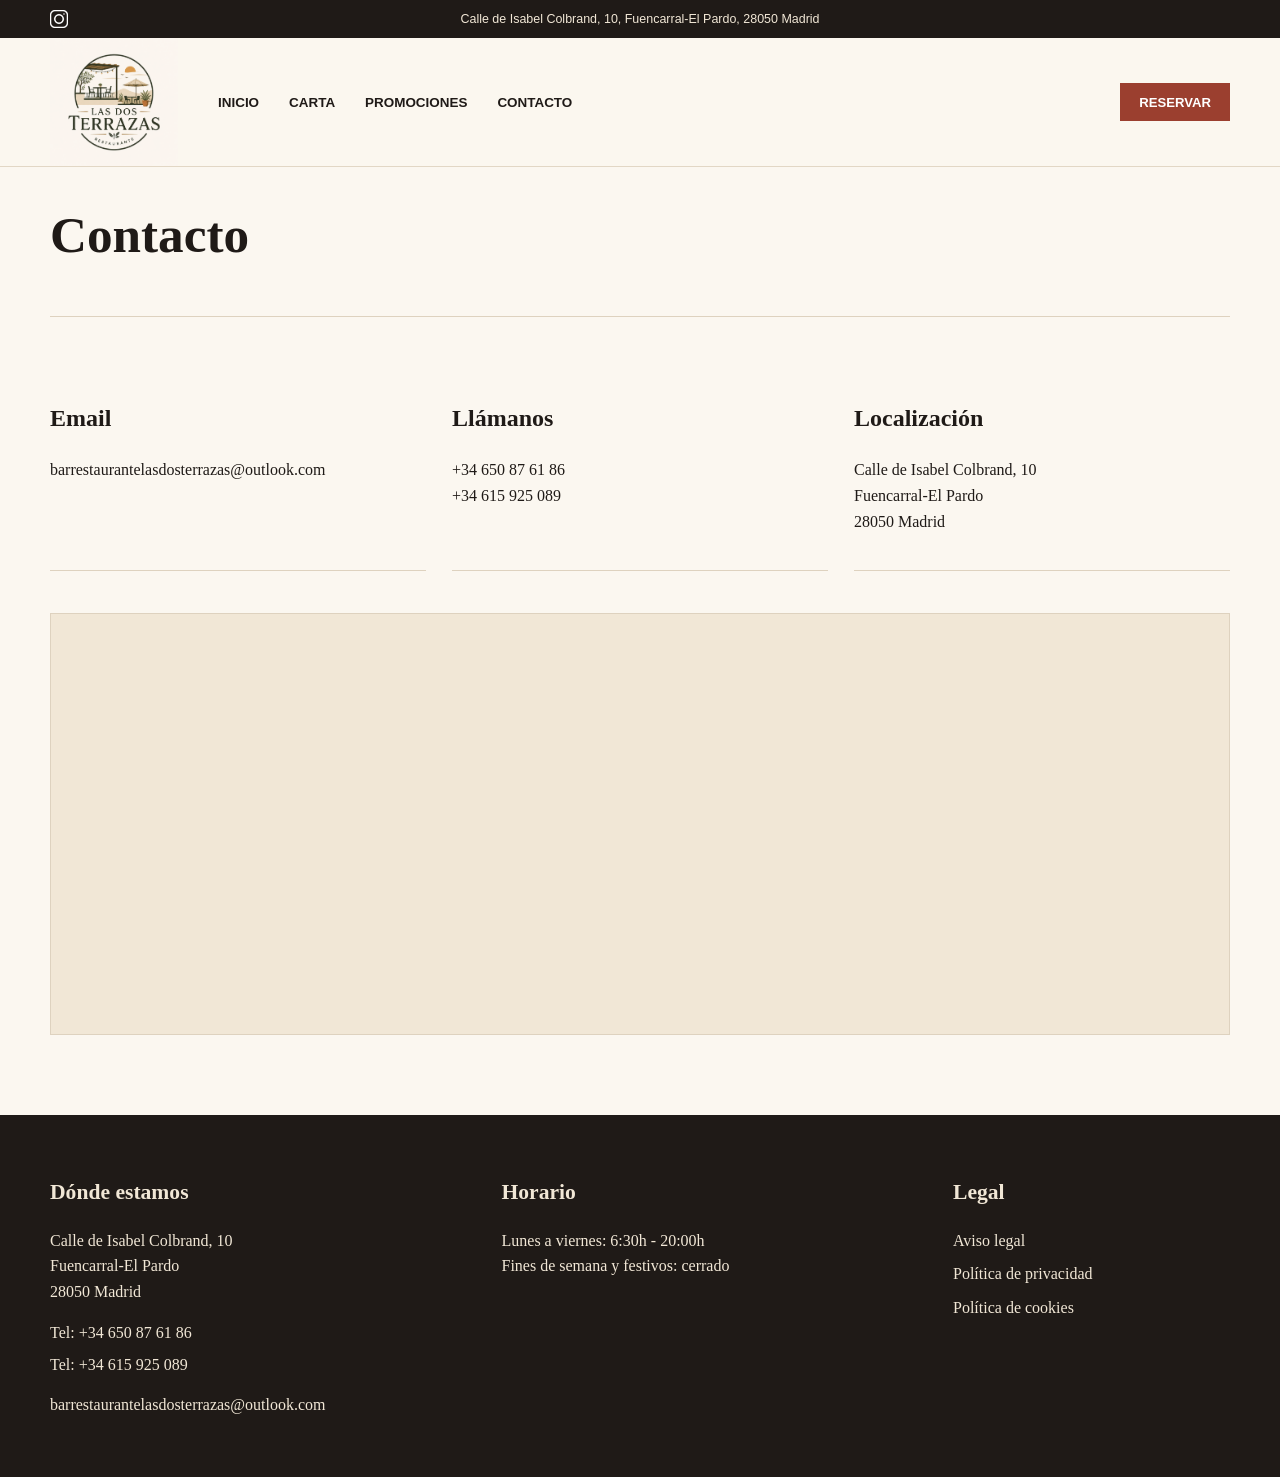
<file: contacto.html>
<!doctype html>
<html lang="es">
  <head><meta charset="utf-8"><meta name="viewport" content="width=device-width, initial-scale=1"><link rel="icon" type="image/png" href="/Resources/favicon.png"><link rel="canonical" href="https://www.lasdosterrazas.com/contacto.html"><title>Las Dos Terrazas :: Contacto</title><link rel="stylesheet" href="assets/css/styles.css"><script src="assets/js/main.js" defer></script></head>
  <body>
    <header class="site-header" data-header><div class="topbar"><div class="topbar__inner"><div class="social-links" aria-label="Redes sociales"><a class="social-icon" href="https://www.instagram.com/lasdosterrazaslastablas/" aria-label="Instagram"><img src="Resources/igicon.png" alt=""></a></div><a class="topbar__address" href="https://www.google.com/maps/place//data=!4m2!3m1!1s0xd422bed860ddd8d:0xa8c01e3be5240dd5?sa=X&ved=1t:8290&ictx=111">Calle de Isabel Colbrand, 10, Fuencarral-El Pardo, 28050 Madrid</a></div></div><nav class="main-nav"><a class="brand" href="index.html"><img class="brand__logo" src="Resources/favicon.png" alt="Las Dos Terrazas"></a><button class="nav-toggle" type="button" data-nav-toggle><span></span><span></span><span></span></button><ul class="nav-list" data-nav-menu><li><a class="nav-link" href="index.html">Inicio</a></li><li class="nav-item has-submenu"><button class="nav-link submenu-toggle" type="button">Carta</button><ul class="submenu"><li><a href="desayunos.html">Desayunos</a></li><li><a href="carta.html">Carta</a></li><li><a href="carta-vinos.html">Vinos y bebidas</a></li></ul></li><li><a class="nav-link" href="promociones.html">Promociones</a></li><li><a class="nav-link" href="contacto.html">Contacto</a></li></ul><a class="button button--small nav-cta" href="reservas.html">Reservar</a></nav></header>
    <main class="page-shell"><section class="page-hero"><h1>Contacto</h1></section><section class="contact-grid"><article><h2>Email</h2><p><a href="mailto:barrestaurantelasdosterrazas@outlook.com">barrestaurantelasdosterrazas@outlook.com</a></p></article><article><h2>Llámanos</h2><p><a href="tel:+34650876186">+34 650 87 61 86</a><br><a href="tel:+34615925089">+34 615 925 089</a></p></article><article><h2>Localización</h2><p><a href="https://www.google.com/maps/place//data=!4m2!3m1!1s0xd422bed860ddd8d:0xa8c01e3be5240dd5?sa=X&ved=1t:8290&ictx=111">Calle de Isabel Colbrand, 10<br>Fuencarral-El Pardo<br>28050 Madrid</a></p></article></section><section class="map-frame" aria-label="Mapa de ubicación"><iframe title="Mapa de Las Dos Terrazas" src="https://www.google.com/maps?q=Calle%20de%20Isabel%20Colbrand%2010%2C%20Fuencarral-El%20Pardo%2C%2028050%20Madrid&output=embed" loading="lazy" referrerpolicy="no-referrer-when-downgrade"></iframe></section></main>
    <footer class="site-footer"><div class="footer-grid"><div class="footer-location"><h2>Dónde estamos</h2><p class="footer-address">Calle de Isabel Colbrand, 10<br>Fuencarral-El Pardo<br>28050 Madrid</p><div class="footer-contact" aria-label="Datos de contacto"><a href="tel:+34650876186">Tel: +34 650 87 61 86</a><a href="tel:+34615925089">Tel: +34 615 925 089</a><a class="footer-email" href="mailto:barrestaurantelasdosterrazas@outlook.com">barrestaurantelasdosterrazas@outlook.com</a></div></div><div><h2>Horario</h2><p>Lunes a viernes: 6:30h - 20:00h<br>Fines de semana y festivos: cerrado</p></div><div><h2>Legal</h2><a href="aviso-legal.html">Aviso legal</a><a href="privacidad.html">Política de privacidad</a><a href="cookies.html">Política de cookies</a></div></div></footer>
  </body>
</html>
</file>
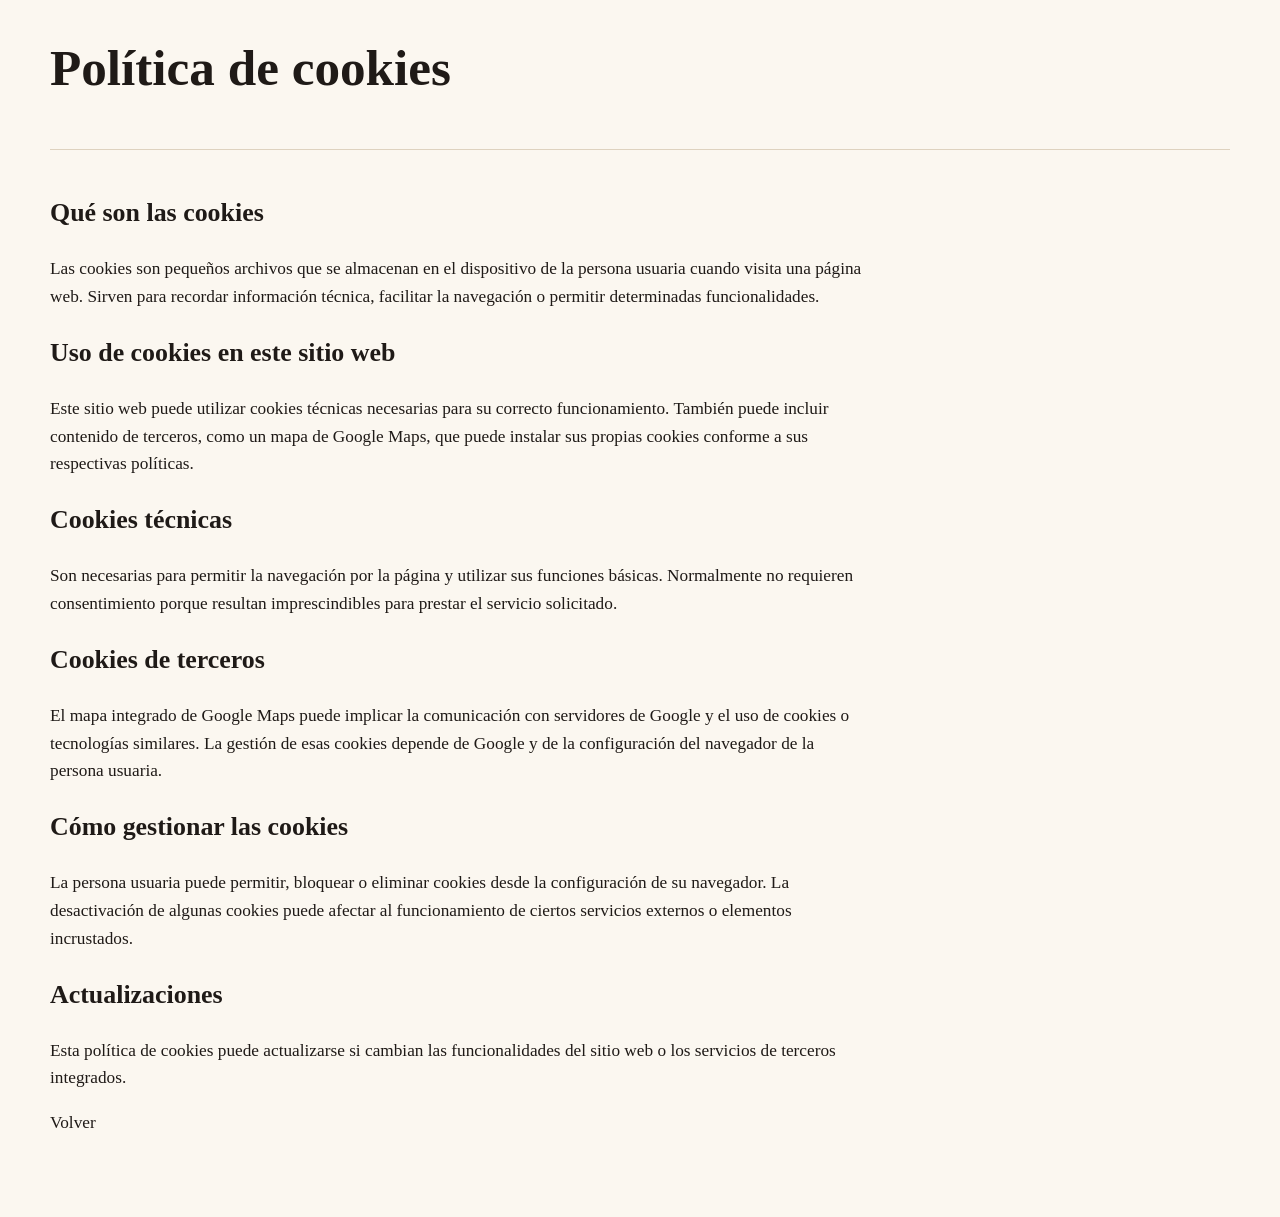
<file: cookies.html>
<!doctype html>
<html lang="es">
  <head>
    <meta charset="utf-8">
    <meta name="viewport" content="width=device-width, initial-scale=1">
    <link rel="icon" type="image/png" href="/Resources/favicon.png">
    <link rel="canonical" href="https://www.lasdosterrazas.com/cookies.html">
    <title>Política de cookies</title>
    <link rel="stylesheet" href="assets/css/styles.css">
  </head>
  <body>
    <main class="page-shell standalone">
      <section class="page-hero">
        <h1>Política de cookies</h1>
      </section>
      <article class="article">
        <h2>Qué son las cookies</h2>
        <p>Las cookies son pequeños archivos que se almacenan en el dispositivo de la persona usuaria cuando visita una página web. Sirven para recordar información técnica, facilitar la navegación o permitir determinadas funcionalidades.</p>

        <h2>Uso de cookies en este sitio web</h2>
        <p>Este sitio web puede utilizar cookies técnicas necesarias para su correcto funcionamiento. También puede incluir contenido de terceros, como un mapa de Google Maps, que puede instalar sus propias cookies conforme a sus respectivas políticas.</p>

        <h2>Cookies técnicas</h2>
        <p>Son necesarias para permitir la navegación por la página y utilizar sus funciones básicas. Normalmente no requieren consentimiento porque resultan imprescindibles para prestar el servicio solicitado.</p>

        <h2>Cookies de terceros</h2>
        <p>El mapa integrado de Google Maps puede implicar la comunicación con servidores de Google y el uso de cookies o tecnologías similares. La gestión de esas cookies depende de Google y de la configuración del navegador de la persona usuaria.</p>

        <h2>Cómo gestionar las cookies</h2>
        <p>La persona usuaria puede permitir, bloquear o eliminar cookies desde la configuración de su navegador. La desactivación de algunas cookies puede afectar al funcionamiento de ciertos servicios externos o elementos incrustados.</p>

        <h2>Actualizaciones</h2>
        <p>Esta política de cookies puede actualizarse si cambian las funcionalidades del sitio web o los servicios de terceros integrados.</p>

        <a href="index.html">Volver</a>
      </article>
    </main>
  </body>
</html>
</file>
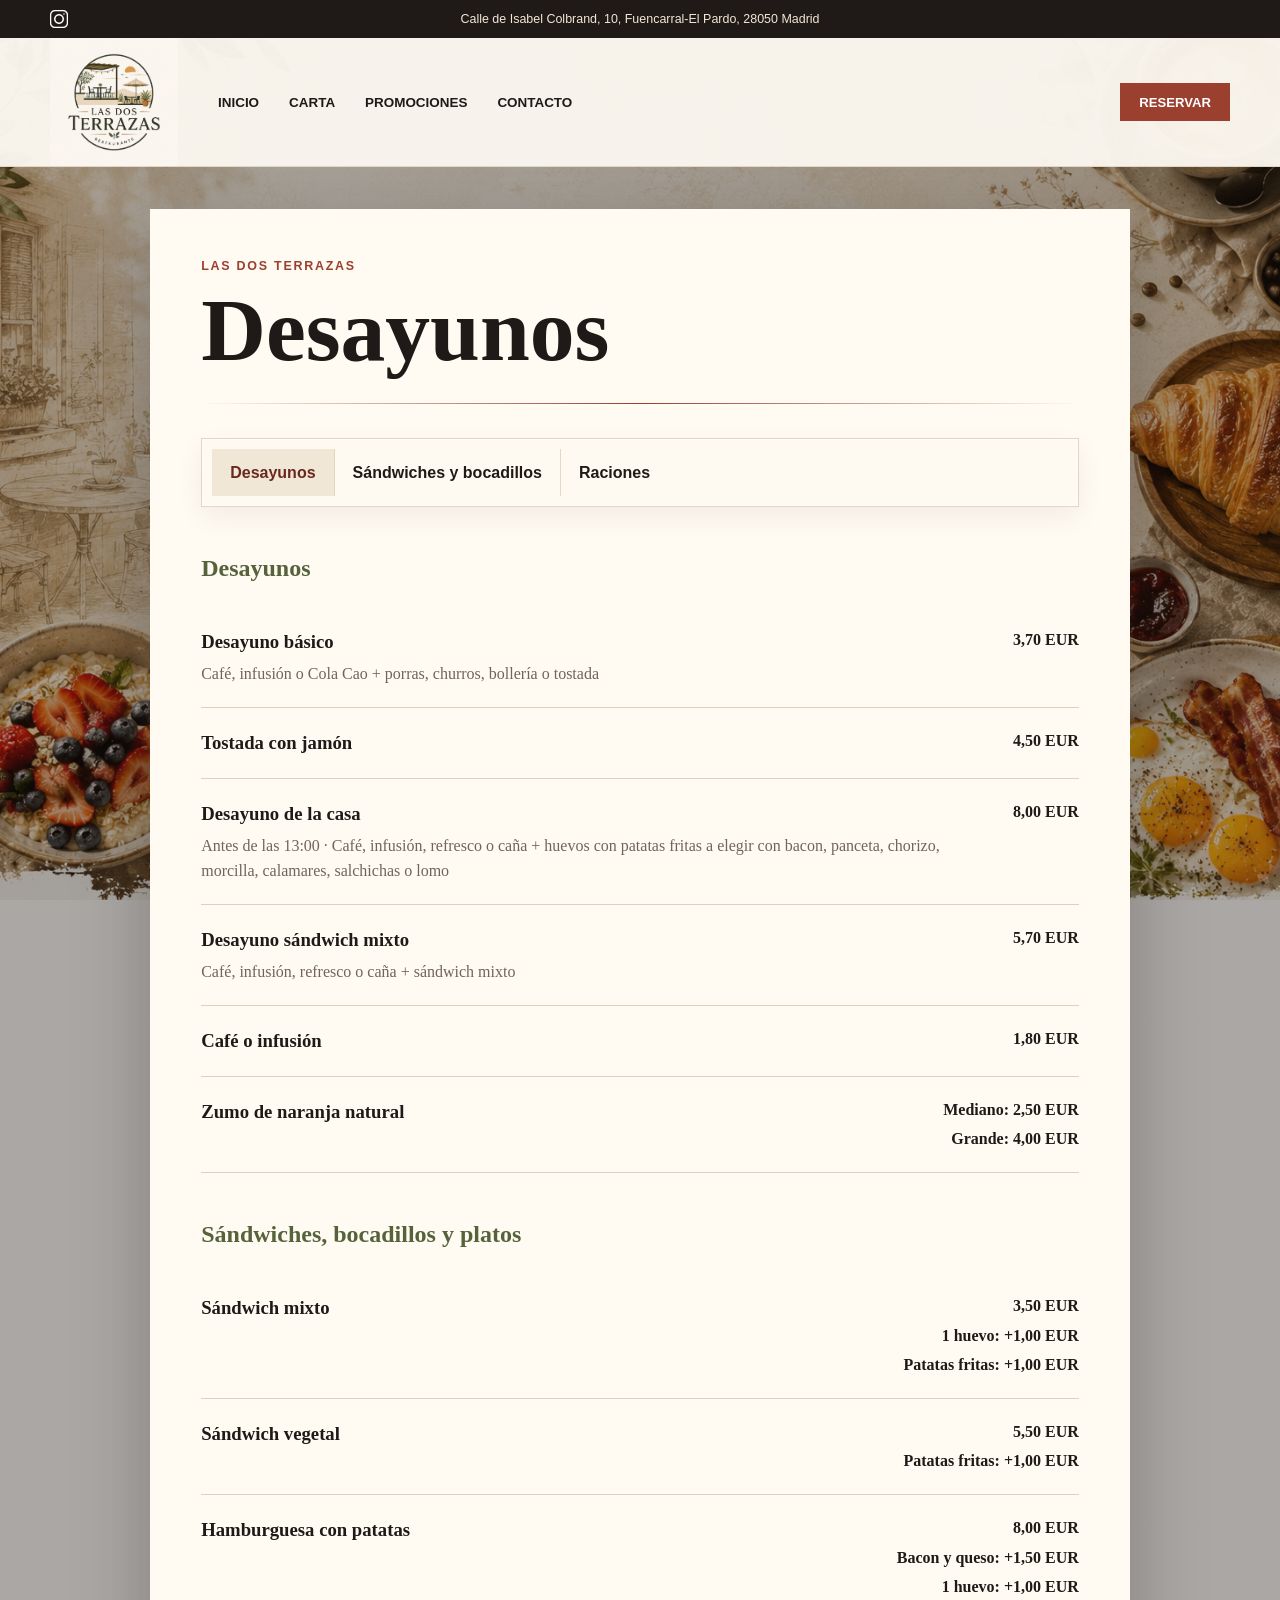
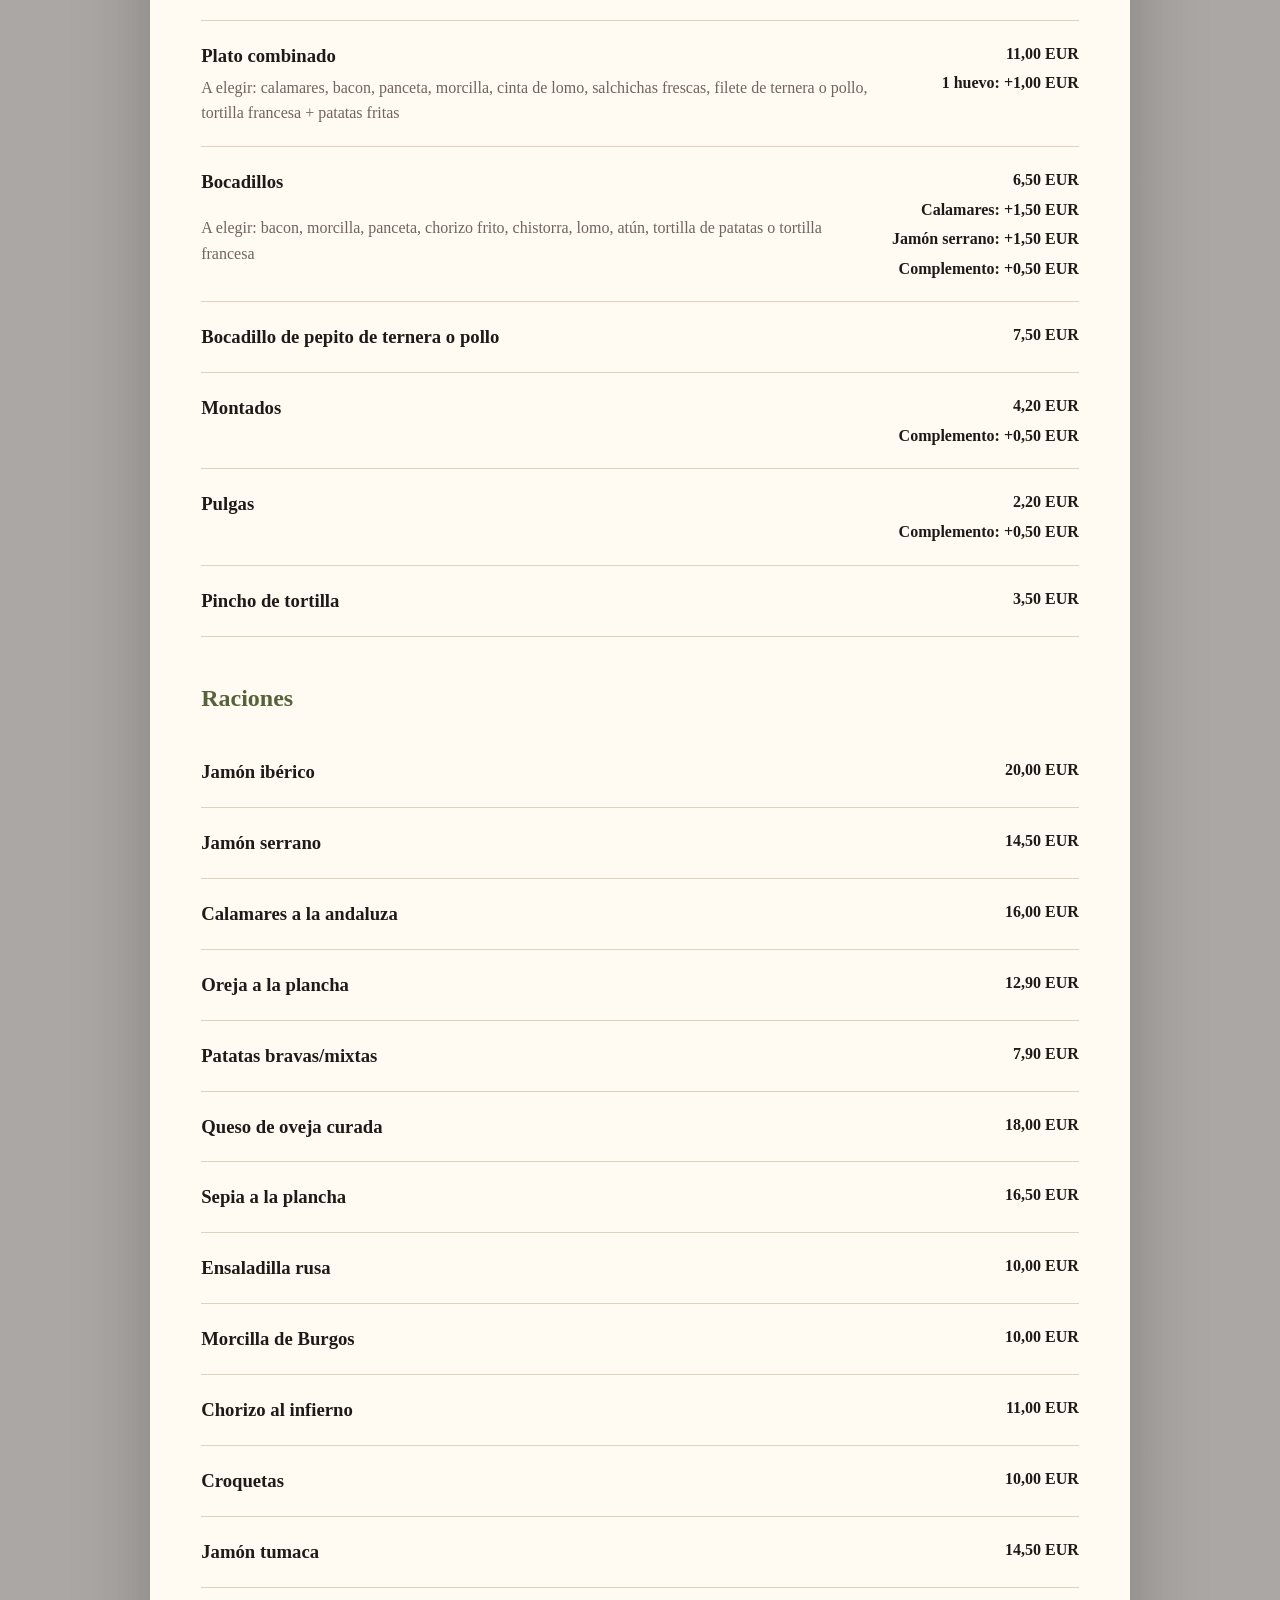
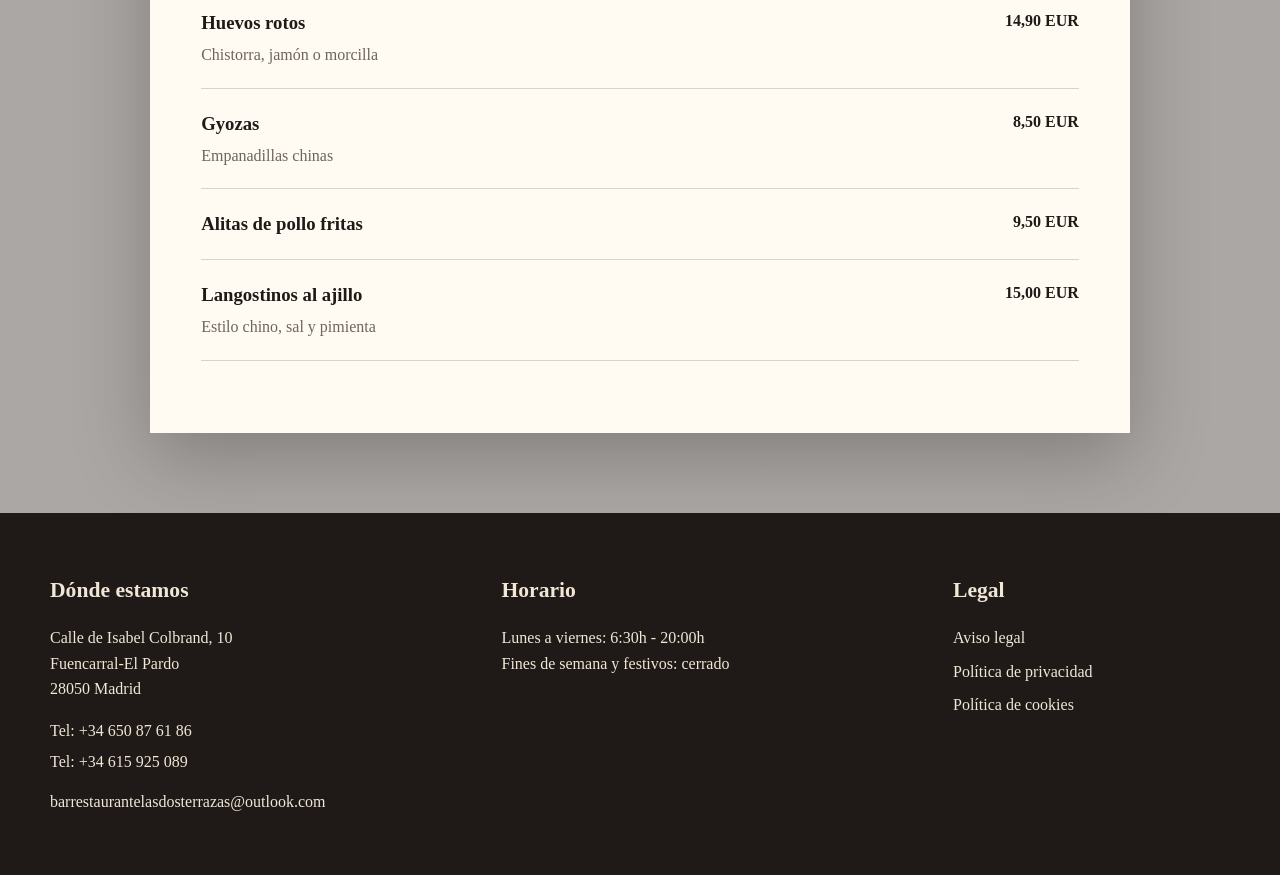
<file: desayunos.html>
<!doctype html>
<html lang="es">
  <head>
    <meta charset="utf-8">
    <meta name="viewport" content="width=device-width, initial-scale=1">
    <link rel="icon" type="image/png" href="/Resources/favicon.png">
    <link rel="canonical" href="https://www.lasdosterrazas.com/desayunos.html">
    <title>Las Dos Terrazas :: Desayunos</title>
    <link rel="stylesheet" href="assets/css/styles.css">
    <script src="assets/js/main.js" defer></script>
  </head>
  <body class="menu-paper-page menu-paper-page--desayunos">
    <header class="site-header" data-header><div class="topbar"><div class="topbar__inner"><div class="social-links" aria-label="Redes sociales"><a class="social-icon" href="https://www.instagram.com/lasdosterrazaslastablas/" aria-label="Instagram"><img src="Resources/igicon.png" alt=""></a></div><a class="topbar__address" href="https://www.google.com/maps/place//data=!4m2!3m1!1s0xd422bed860ddd8d:0xa8c01e3be5240dd5?sa=X&ved=1t:8290&ictx=111">Calle de Isabel Colbrand, 10, Fuencarral-El Pardo, 28050 Madrid</a></div></div><nav class="main-nav"><a class="brand" href="index.html"><img class="brand__logo" src="Resources/favicon.png" alt="Las Dos Terrazas"></a><button class="nav-toggle" type="button" data-nav-toggle><span></span><span></span><span></span></button><ul class="nav-list" data-nav-menu><li><a class="nav-link" href="index.html">Inicio</a></li><li class="nav-item has-submenu"><button class="nav-link submenu-toggle" type="button">Carta</button><ul class="submenu"><li><a href="desayunos.html">Desayunos</a></li><li><a href="carta.html">Carta</a></li><li><a href="carta-vinos.html">Vinos y bebidas</a></li></ul></li><li><a class="nav-link" href="promociones.html">Promociones</a></li><li><a class="nav-link" href="contacto.html">Contacto</a></li></ul><a class="button button--small nav-cta" href="reservas.html">Reservar</a></nav></header>
    <main class="page-shell">
      <section class="page-hero"><h1>Desayunos</h1></section>
      <nav class="menu-tabs" aria-label="Secciones de desayunos"><a href="#desayunos">Desayunos</a><a href="#sandwiches">Sándwiches y bocadillos</a><a href="#raciones">Raciones</a></nav>

      <section class="menu-list" id="desayunos">
        <h2>Desayunos</h2>
        <article><h3>Desayuno básico</h3><p>Café, infusión o Cola Cao + porras, churros, bollería o tostada · 3,70 EUR</p></article>
        <article><h3>Tostada con jamón</h3><p>4,50 EUR</p></article>
        <article><h3>Desayuno de la casa</h3><p>Antes de las 13:00 · Café, infusión, refresco o caña + huevos con patatas fritas a elegir con bacon, panceta, chorizo, morcilla, calamares, salchichas o lomo · 8,00 EUR</p></article>
        <article><h3>Desayuno sándwich mixto</h3><p>Café, infusión, refresco o caña + sándwich mixto · 5,70 EUR</p></article>
        <article><h3>Café o infusión</h3><p>1,80 EUR</p></article>
        <article><h3>Zumo de naranja natural</h3><p>Mediano: 2,50 EUR · Grande: 4,00 EUR</p></article>
      </section>

      <section class="menu-list" id="sandwiches">
        <h2>Sándwiches, bocadillos y platos</h2>
        <article><h3>Sándwich mixto</h3><p>3,50 EUR · 1 huevo: +1,00 EUR · Patatas fritas: +1,00 EUR</p></article>
        <article><h3>Sándwich vegetal</h3><p>5,50 EUR · Patatas fritas: +1,00 EUR</p></article>
        <article><h3>Hamburguesa con patatas</h3><p>8,00 EUR · Bacon y queso: +1,50 EUR · 1 huevo: +1,00 EUR</p></article>
        <article><h3>Plato combinado</h3><p>A elegir: calamares, bacon, panceta, morcilla, cinta de lomo, salchichas frescas, filete de ternera o pollo, tortilla francesa + patatas fritas · 11,00 EUR · 1 huevo: +1,00 EUR</p></article>
        <article><h3>Bocadillos</h3><p>A elegir: bacon, morcilla, panceta, chorizo frito, chistorra, lomo, atún, tortilla de patatas o tortilla francesa · 6,50 EUR · Calamares: +1,50 EUR · Jamón serrano: +1,50 EUR · Complemento: +0,50 EUR</p></article>
        <article><h3>Bocadillo de pepito de ternera o pollo</h3><p>7,50 EUR</p></article>
        <article><h3>Montados</h3><p>4,20 EUR · Complemento: +0,50 EUR</p></article>
        <article><h3>Pulgas</h3><p>2,20 EUR · Complemento: +0,50 EUR</p></article>
        <article><h3>Pincho de tortilla</h3><p>3,50 EUR</p></article>
      </section>

      <section class="menu-list" id="raciones">
        <h2>Raciones</h2>
        <article><h3>Jamón ibérico</h3><p>20,00 EUR</p></article>
        <article><h3>Jamón serrano</h3><p>14,50 EUR</p></article>
        <article><h3>Calamares a la andaluza</h3><p>16,00 EUR</p></article>
        <article><h3>Oreja a la plancha</h3><p>12,90 EUR</p></article>
        <article><h3>Patatas bravas/mixtas</h3><p>7,90 EUR</p></article>
        <article><h3>Queso de oveja curada</h3><p>18,00 EUR</p></article>
        <article><h3>Sepia a la plancha</h3><p>16,50 EUR</p></article>
        <article><h3>Ensaladilla rusa</h3><p>10,00 EUR</p></article>
        <article><h3>Morcilla de Burgos</h3><p>10,00 EUR</p></article>
        <article><h3>Chorizo al infierno</h3><p>11,00 EUR</p></article>
        <article><h3>Croquetas</h3><p>10,00 EUR</p></article>
        <article><h3>Jamón tumaca</h3><p>14,50 EUR</p></article>
        <article><h3>Huevos rotos</h3><p>Chistorra, jamón o morcilla · 14,90 EUR</p></article>
        <article><h3>Gyozas</h3><p>Empanadillas chinas · 8,50 EUR</p></article>
        <article><h3>Alitas de pollo fritas</h3><p>9,50 EUR</p></article>
        <article><h3>Langostinos al ajillo</h3><p>Estilo chino, sal y pimienta · 15,00 EUR</p></article>
      </section>
    </main>
    <footer class="site-footer"><div class="footer-grid"><div class="footer-location"><h2>Dónde estamos</h2><p class="footer-address">Calle de Isabel Colbrand, 10<br>Fuencarral-El Pardo<br>28050 Madrid</p><div class="footer-contact" aria-label="Datos de contacto"><a href="tel:+34650876186">Tel: +34 650 87 61 86</a><a href="tel:+34615925089">Tel: +34 615 925 089</a><a class="footer-email" href="mailto:barrestaurantelasdosterrazas@outlook.com">barrestaurantelasdosterrazas@outlook.com</a></div></div><div><h2>Horario</h2><p>Lunes a viernes: 6:30h - 20:00h<br>Fines de semana y festivos: cerrado</p></div><div><h2>Legal</h2><a href="aviso-legal.html">Aviso legal</a><a href="privacidad.html">Política de privacidad</a><a href="cookies.html">Política de cookies</a></div></div></footer>
  </body>
</html>
</file>
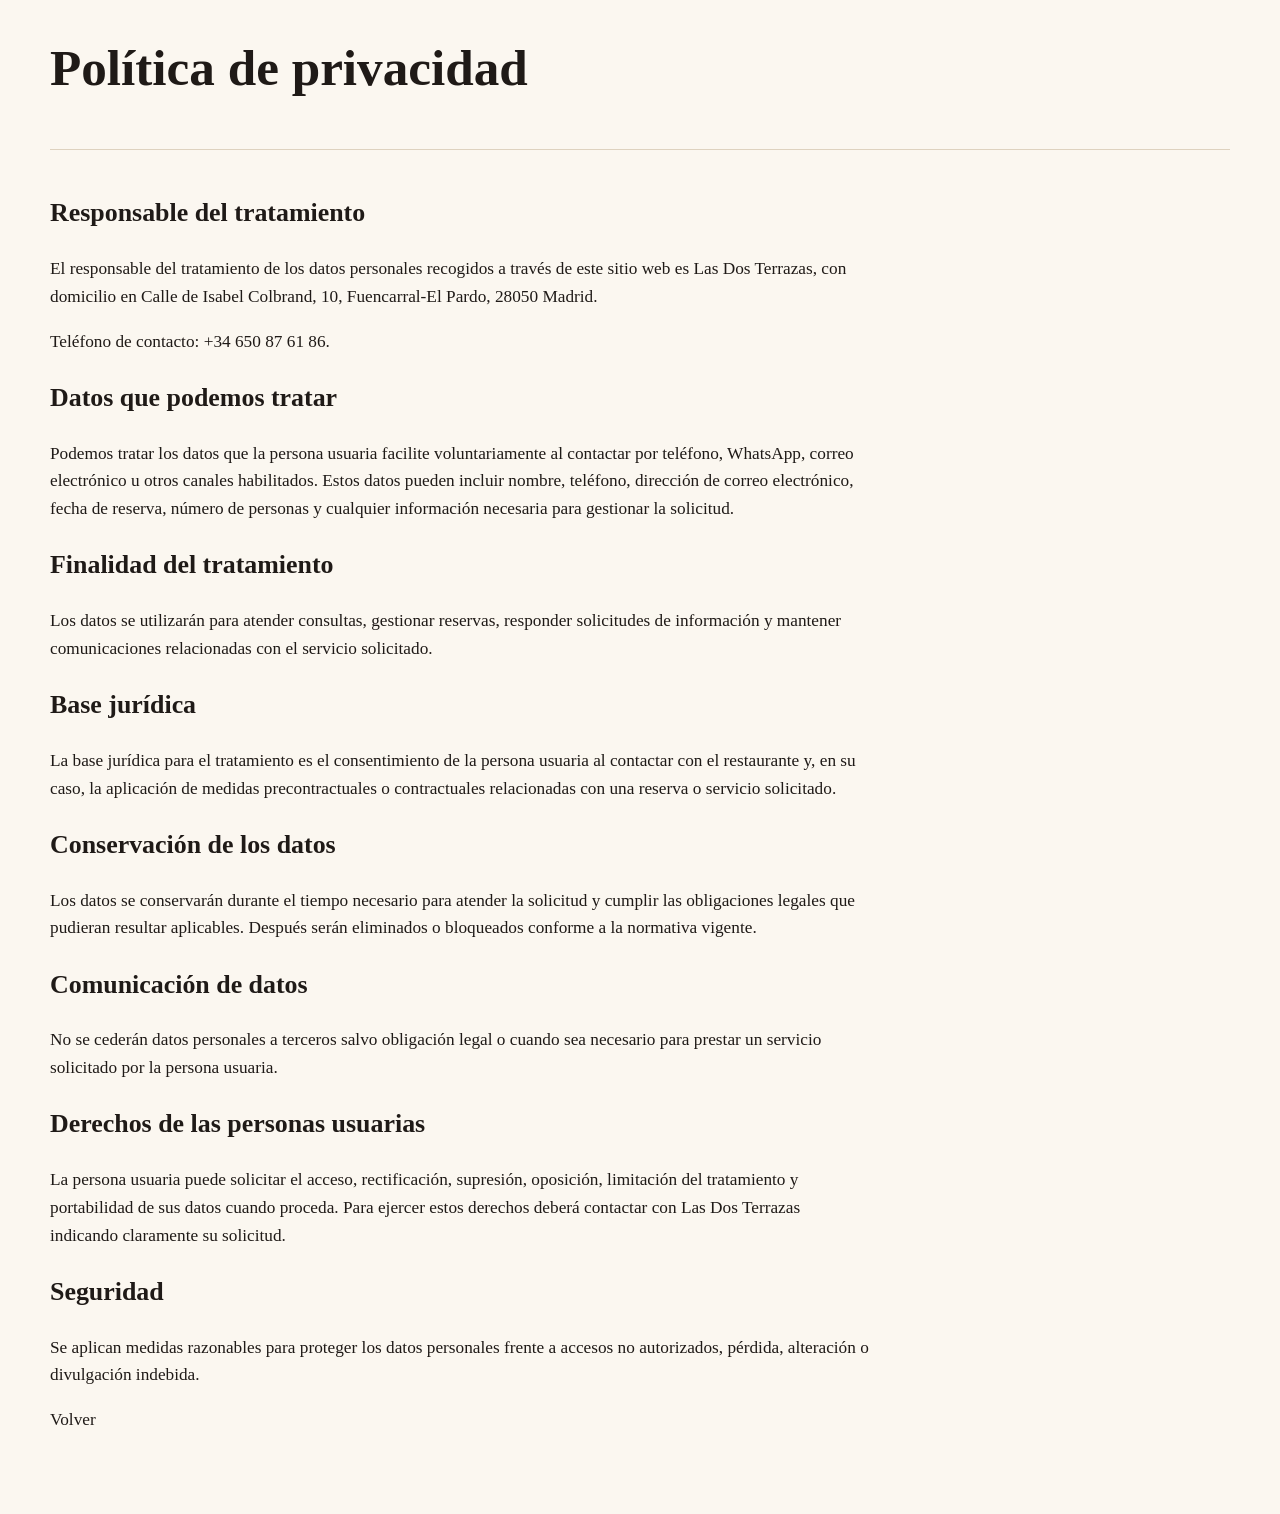
<file: privacidad.html>
<!doctype html>
<html lang="es">
  <head>
    <meta charset="utf-8">
    <meta name="viewport" content="width=device-width, initial-scale=1">
    <link rel="icon" type="image/png" href="/Resources/favicon.png">
    <link rel="canonical" href="https://www.lasdosterrazas.com/privacidad.html">
    <title>Política de privacidad</title>
    <link rel="stylesheet" href="assets/css/styles.css">
  </head>
  <body>
    <main class="page-shell standalone">
      <section class="page-hero">
        <h1>Política de privacidad</h1>
      </section>
      <article class="article">
        <h2>Responsable del tratamiento</h2>
        <p>El responsable del tratamiento de los datos personales recogidos a través de este sitio web es Las Dos Terrazas, con domicilio en Calle de Isabel Colbrand, 10, Fuencarral-El Pardo, 28050 Madrid.</p>
        <p>Teléfono de contacto: <a href="tel:+34650876186">+34 650 87 61 86</a>.</p>

        <h2>Datos que podemos tratar</h2>
        <p>Podemos tratar los datos que la persona usuaria facilite voluntariamente al contactar por teléfono, WhatsApp, correo electrónico u otros canales habilitados. Estos datos pueden incluir nombre, teléfono, dirección de correo electrónico, fecha de reserva, número de personas y cualquier información necesaria para gestionar la solicitud.</p>

        <h2>Finalidad del tratamiento</h2>
        <p>Los datos se utilizarán para atender consultas, gestionar reservas, responder solicitudes de información y mantener comunicaciones relacionadas con el servicio solicitado.</p>

        <h2>Base jurídica</h2>
        <p>La base jurídica para el tratamiento es el consentimiento de la persona usuaria al contactar con el restaurante y, en su caso, la aplicación de medidas precontractuales o contractuales relacionadas con una reserva o servicio solicitado.</p>

        <h2>Conservación de los datos</h2>
        <p>Los datos se conservarán durante el tiempo necesario para atender la solicitud y cumplir las obligaciones legales que pudieran resultar aplicables. Después serán eliminados o bloqueados conforme a la normativa vigente.</p>

        <h2>Comunicación de datos</h2>
        <p>No se cederán datos personales a terceros salvo obligación legal o cuando sea necesario para prestar un servicio solicitado por la persona usuaria.</p>

        <h2>Derechos de las personas usuarias</h2>
        <p>La persona usuaria puede solicitar el acceso, rectificación, supresión, oposición, limitación del tratamiento y portabilidad de sus datos cuando proceda. Para ejercer estos derechos deberá contactar con Las Dos Terrazas indicando claramente su solicitud.</p>

        <h2>Seguridad</h2>
        <p>Se aplican medidas razonables para proteger los datos personales frente a accesos no autorizados, pérdida, alteración o divulgación indebida.</p>

        <a href="index.html">Volver</a>
      </article>
    </main>
  </body>
</html>
</file>
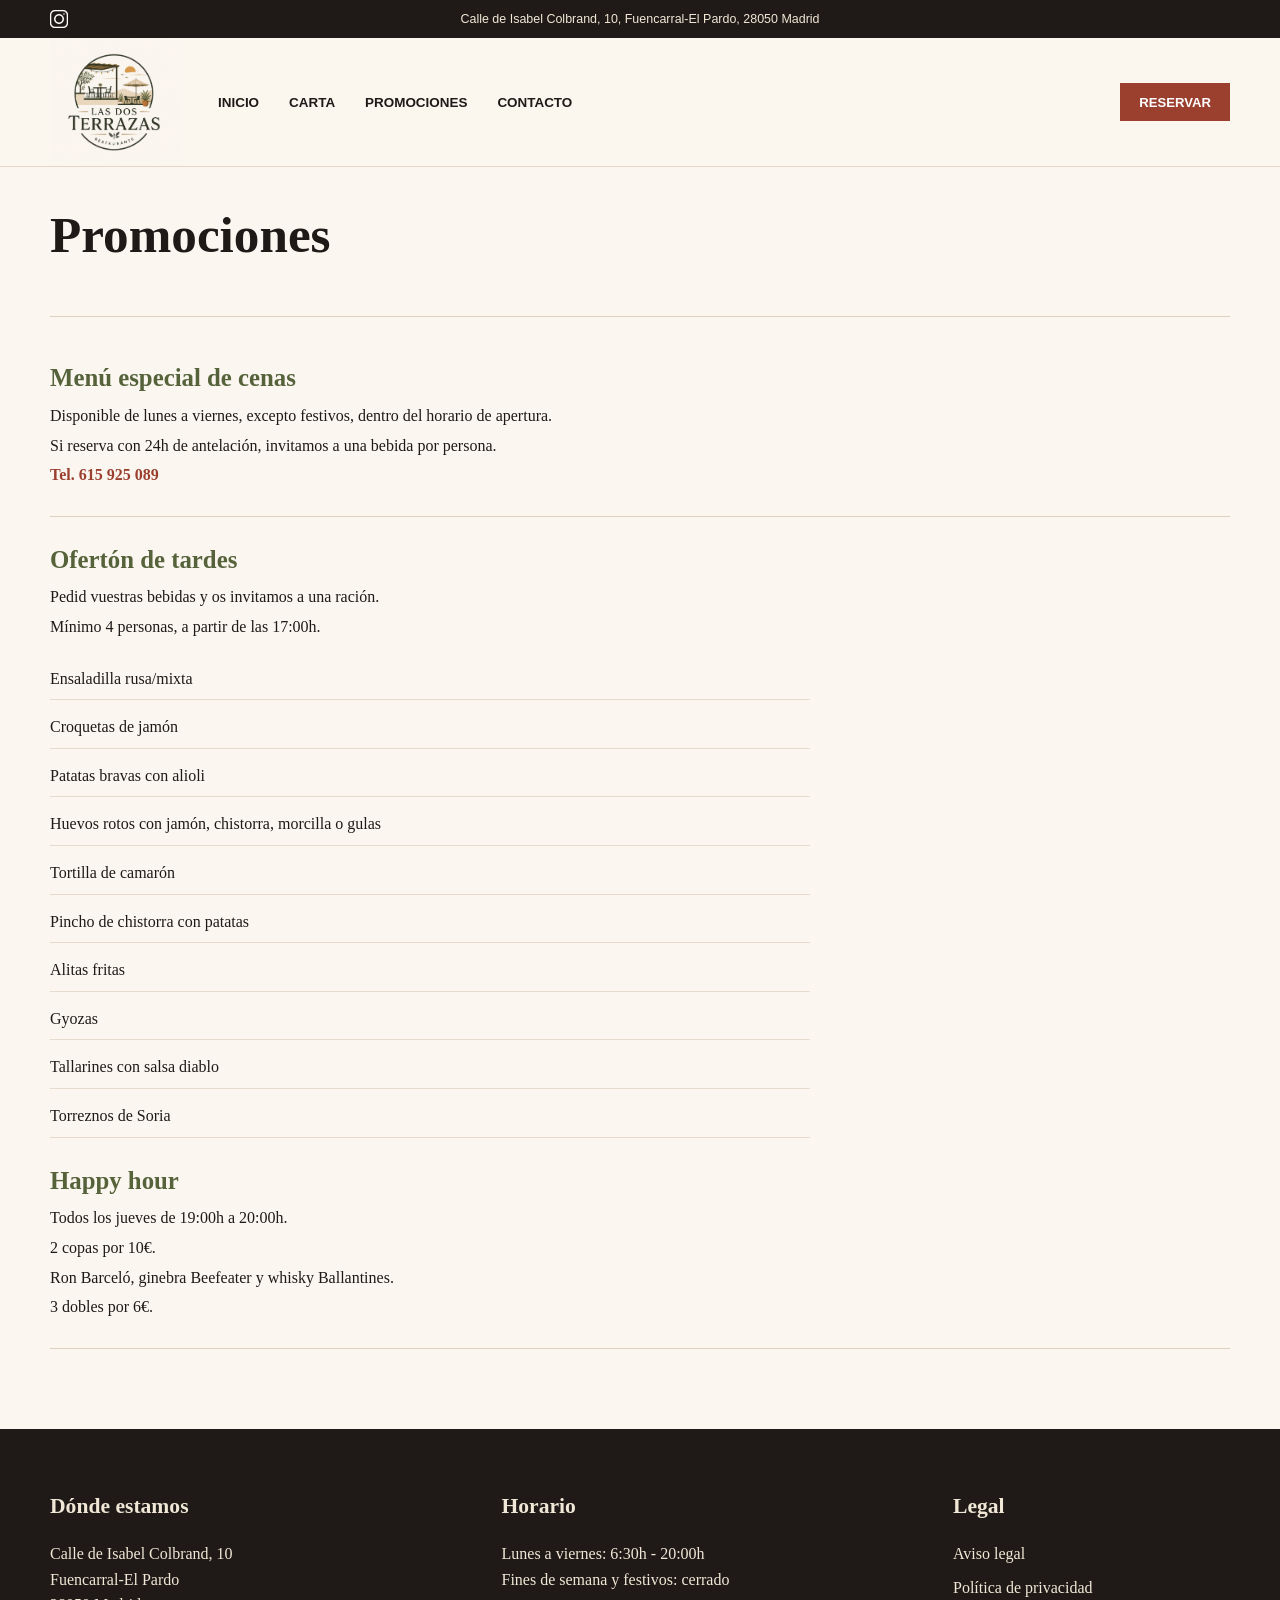
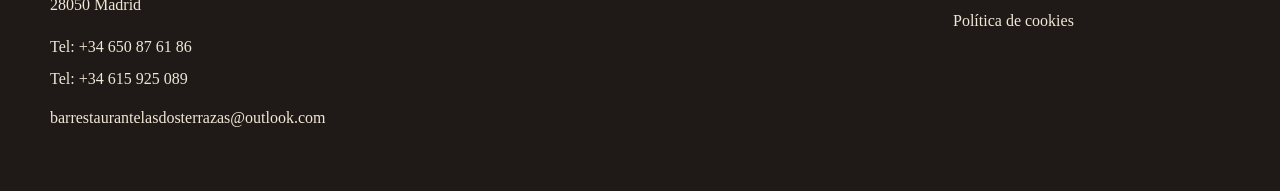
<file: promociones.html>
<!doctype html>
<html lang="es">
  <head>
    <meta charset="utf-8">
    <meta name="viewport" content="width=device-width, initial-scale=1">
    <link rel="icon" type="image/png" href="/Resources/favicon.png">
    <link rel="canonical" href="https://www.lasdosterrazas.com/promociones.html">
    <title>Las Dos Terrazas :: Promociones</title>
    <link rel="stylesheet" href="assets/css/styles.css">
    <script src="assets/js/main.js" defer></script>
  </head>
  <body>
    <header class="site-header" data-header><div class="topbar"><div class="topbar__inner"><div class="social-links" aria-label="Redes sociales"><a class="social-icon" href="https://www.instagram.com/lasdosterrazaslastablas/" aria-label="Instagram"><img src="Resources/igicon.png" alt=""></a></div><a class="topbar__address" href="https://www.google.com/maps/place//data=!4m2!3m1!1s0xd422bed860ddd8d:0xa8c01e3be5240dd5?sa=X&ved=1t:8290&ictx=111">Calle de Isabel Colbrand, 10, Fuencarral-El Pardo, 28050 Madrid</a></div></div><nav class="main-nav"><a class="brand" href="index.html"><img class="brand__logo" src="Resources/favicon.png" alt="Las Dos Terrazas"></a><button class="nav-toggle" type="button" data-nav-toggle><span></span><span></span><span></span></button><ul class="nav-list" data-nav-menu><li><a class="nav-link" href="index.html">Inicio</a></li><li class="nav-item has-submenu"><button class="nav-link submenu-toggle" type="button">Carta</button><ul class="submenu"><li><a href="desayunos.html">Desayunos</a></li><li><a href="carta.html">Carta</a></li><li><a href="carta-vinos.html">Vinos y bebidas</a></li></ul></li><li><a class="nav-link" href="promociones.html">Promociones</a></li><li><a class="nav-link" href="contacto.html">Contacto</a></li></ul><a class="button button--small nav-cta" href="reservas.html">Reservar</a></nav></header>

    <main class="page-shell">
      <section class="page-hero"><h1>Promociones</h1></section>

      <section class="promo-board" aria-label="Promociones actuales">
        <article class="promo-card promo-card--special">
          <h2>Menú especial de cenas</h2>
          <p>Disponible de lunes a viernes, excepto festivos, dentro del horario de apertura.</p>
          <p>Si reserva con 24h de antelación, invitamos a una bebida por persona.</p>
          <p><a href="tel:+34615925089">Tel. 615 925 089</a></p>
        </article>

        <article class="promo-card promo-card--offers">
          <h2>Ofertón de tardes</h2>
          <p>Pedid vuestras bebidas y os invitamos a una ración.</p>
          <p>Mínimo 4 personas, a partir de las 17:00h.</p>
          <ul class="promo-list">
            <li>Ensaladilla rusa/mixta</li>
            <li>Croquetas de jamón</li>
            <li>Patatas bravas con alioli</li>
            <li>Huevos rotos con jamón, chistorra, morcilla o gulas</li>
            <li>Tortilla de camarón</li>
            <li>Pincho de chistorra con patatas</li>
            <li>Alitas fritas</li>
            <li>Gyozas</li>
            <li>Tallarines con salsa diablo</li>
            <li>Torreznos de Soria</li>
          </ul>

          <h2>Happy hour</h2>
          <p>Todos los jueves de 19:00h a 20:00h.</p>
          <p>2 copas por 10€.</p>
          <p>Ron Barceló, ginebra Beefeater y whisky Ballantines.</p>
          <p>3 dobles por 6€.</p>
        </article>
      </section>
    </main>

    <footer class="site-footer"><div class="footer-grid"><div class="footer-location"><h2>Dónde estamos</h2><p class="footer-address">Calle de Isabel Colbrand, 10<br>Fuencarral-El Pardo<br>28050 Madrid</p><div class="footer-contact" aria-label="Datos de contacto"><a href="tel:+34650876186">Tel: +34 650 87 61 86</a><a href="tel:+34615925089">Tel: +34 615 925 089</a><a class="footer-email" href="mailto:barrestaurantelasdosterrazas@outlook.com">barrestaurantelasdosterrazas@outlook.com</a></div></div><div><h2>Horario</h2><p>Lunes a viernes: 6:30h - 20:00h<br>Fines de semana y festivos: cerrado</p></div><div><h2>Legal</h2><a href="aviso-legal.html">Aviso legal</a><a href="privacidad.html">Política de privacidad</a><a href="cookies.html">Política de cookies</a></div></div></footer>
  </body>
</html>
</file>
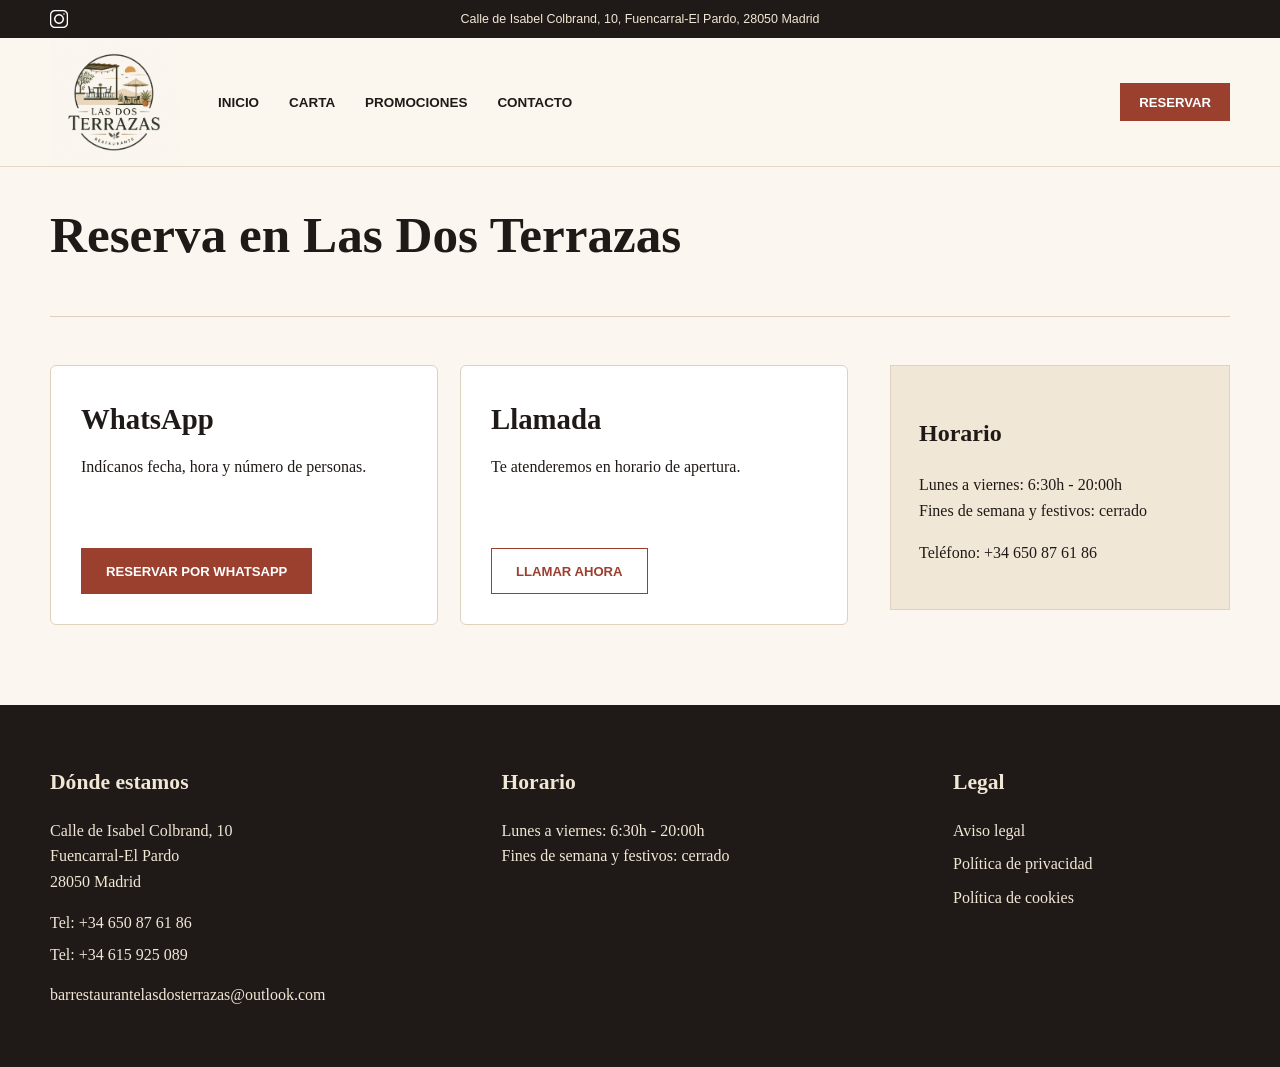
<file: reservas.html>
<!doctype html>
<html lang="es">
  <head><meta charset="utf-8"><meta name="viewport" content="width=device-width, initial-scale=1"><link rel="icon" type="image/png" href="/Resources/favicon.png"><link rel="canonical" href="https://www.lasdosterrazas.com/reservas.html"><title>Las Dos Terrazas :: Reservas</title><link rel="stylesheet" href="assets/css/styles.css"><script src="assets/js/main.js" defer></script></head>
  <body>
    <header class="site-header" data-header><div class="topbar"><div class="topbar__inner"><div class="social-links" aria-label="Redes sociales"><a class="social-icon" href="https://www.instagram.com/lasdosterrazaslastablas/" aria-label="Instagram"><img src="Resources/igicon.png" alt=""></a></div><a class="topbar__address" href="https://www.google.com/maps/place//data=!4m2!3m1!1s0xd422bed860ddd8d:0xa8c01e3be5240dd5?sa=X&ved=1t:8290&ictx=111">Calle de Isabel Colbrand, 10, Fuencarral-El Pardo, 28050 Madrid</a></div></div><nav class="main-nav"><a class="brand" href="index.html"><img class="brand__logo" src="Resources/favicon.png" alt="Las Dos Terrazas"></a><button class="nav-toggle" type="button" data-nav-toggle><span></span><span></span><span></span></button><ul class="nav-list" data-nav-menu><li><a class="nav-link" href="index.html">Inicio</a></li><li class="nav-item has-submenu"><button class="nav-link submenu-toggle" type="button">Carta</button><ul class="submenu"><li><a href="desayunos.html">Desayunos</a></li><li><a href="carta.html">Carta</a></li><li><a href="carta-vinos.html">Vinos y bebidas</a></li></ul></li><li><a class="nav-link" href="promociones.html">Promociones</a></li><li><a class="nav-link" href="contacto.html">Contacto</a></li></ul><a class="button button--small nav-cta" href="reservas.html">Reservar</a></nav></header>
    <main class="page-shell"><section class="page-hero"><h1>Reserva en Las Dos Terrazas</h1></section><section class="booking-layout booking-layout--direct"><div class="reservation-actions"><article class="reservation-card"><h2>WhatsApp</h2><p>Indícanos fecha, hora y número de personas.</p><a class="button" href="https://wa.me/34650876186">Reservar por WhatsApp</a></article><article class="reservation-card"><h2>Llamada</h2><p>Te atenderemos en horario de apertura.</p><a class="button button--outline" href="tel:+34650876186">Llamar ahora</a></article></div><aside class="side-panel"><h2>Horario</h2><p>Lunes a viernes: 6:30h - 20:00h<br>Fines de semana y festivos: cerrado</p><p>Teléfono: <a href="tel:+34650876186">+34 650 87 61 86</a></p></aside></section></main>
    <footer class="site-footer"><div class="footer-grid"><div class="footer-location"><h2>Dónde estamos</h2><p class="footer-address">Calle de Isabel Colbrand, 10<br>Fuencarral-El Pardo<br>28050 Madrid</p><div class="footer-contact" aria-label="Datos de contacto"><a href="tel:+34650876186">Tel: +34 650 87 61 86</a><a href="tel:+34615925089">Tel: +34 615 925 089</a><a class="footer-email" href="mailto:barrestaurantelasdosterrazas@outlook.com">barrestaurantelasdosterrazas@outlook.com</a></div></div><div><h2>Horario</h2><p>Lunes a viernes: 6:30h - 20:00h<br>Fines de semana y festivos: cerrado</p></div><div><h2>Legal</h2><a href="aviso-legal.html">Aviso legal</a><a href="privacidad.html">Política de privacidad</a><a href="cookies.html">Política de cookies</a></div></div></footer>
  </body>
</html>
</file>
<file: assets/css/styles.css>
:root {
  --ink: #1f1a17;
  --muted: #6f655d;
  --paper: #fbf7f0;
  --cream: #f1e7d6;
  --terracotta: #9b3f2f;
  --terracotta-dark: #68291f;
  --olive: #55623a;
  --line: #ded2bf;
  --white: #fff;
  --shadow: 0 18px 50px rgba(31, 26, 23, 0.12);
  --sticky-menu-offset: 182px;
}

* {
  box-sizing: border-box;
}

html {
  overflow-x: hidden;
}

body {
  margin: 0;
  font-family: Georgia, "Times New Roman", serif;
  color: var(--ink);
  background: var(--paper);
  line-height: 1.6;
  overflow-x: hidden;
}

body.menu-paper-page {
  background:
    linear-gradient(rgba(31, 24, 18, 0.38), rgba(31, 24, 18, 0.38)),
    url("../../Resources/cartabackground.png") center / cover fixed;
}

body.menu-paper-page--desayunos {
  background:
    linear-gradient(rgba(31, 24, 18, 0.38), rgba(31, 24, 18, 0.38)),
    url("../../Resources/desayunosbackground.png") center / cover fixed;
}

body.menu-paper-page--vinos {
  background:
    linear-gradient(rgba(31, 24, 18, 0.38), rgba(31, 24, 18, 0.38)),
    url("../../Resources/vinosbackground.png") center / cover fixed;
}

body.menu-paper-page .page-shell {
  width: min(980px, calc(100% - 32px));
  margin: 42px auto 80px;
  padding: 42px clamp(18px, 4vw, 64px) 72px;
  background: #fffaf2;
  box-shadow: 0 24px 70px rgba(31, 24, 18, 0.28);
}

body.menu-paper-page .menu-list {
  max-width: none;
}

body.menu-paper-page .page-hero {
  position: relative;
  padding: 8px 0 34px;
  border-bottom: 0;
}

body.menu-paper-page .page-hero::before {
  content: "Las Dos Terrazas";
  display: block;
  margin-bottom: 12px;
  color: var(--terracotta);
  font: 700 0.78rem Arial, sans-serif;
  letter-spacing: 0.14em;
  text-transform: uppercase;
}

body.menu-paper-page .page-hero::after {
  content: "";
  display: block;
  width: 100%;
  height: 1px;
  margin-top: 28px;
  background: linear-gradient(90deg, transparent, var(--line) 12%, var(--terracotta) 50%, var(--line) 88%, transparent);
}

body.menu-paper-page .page-hero h1 {
  margin-bottom: 0;
  font-size: clamp(3.2rem, 7vw, 5.6rem);
}

body.menu-paper-page .menu-tabs {
  align-items: center;
  gap: 0;
  margin: 0 0 40px;
  padding: 10px;
  background: rgba(255, 250, 242, 0.94);
  border: 1px solid rgba(222, 210, 191, 0.9);
  box-shadow: inset 0 0 0 1px rgba(255, 255, 255, 0.65), 0 10px 28px rgba(31, 24, 18, 0.06);
}

body.menu-paper-page .menu-tabs a {
  position: relative;
  padding: 11px 18px;
  background: transparent;
  border-right: 1px solid rgba(222, 210, 191, 0.85);
  color: var(--ink);
  transition: background 160ms ease, color 160ms ease;
}

body.menu-paper-page .menu-tabs a:first-child {
  background: var(--cream);
  color: var(--terracotta-dark);
}

body.menu-paper-page .menu-tabs a:last-child {
  border-right: 0;
}

body.menu-paper-page .menu-tabs a:hover {
  background: var(--terracotta);
  color: var(--white);
}

a {
  color: inherit;
  text-decoration: none;
}

a:hover {
  color: var(--terracotta);
}

.sr-only {
  position: absolute;
  width: 1px;
  height: 1px;
  overflow: hidden;
  clip: rect(0, 0, 0, 0);
}

.site-header {
  position: sticky;
  top: 0;
  z-index: 20;
  background: rgba(251, 247, 240, 0.96);
  border-bottom: 1px solid rgba(222, 210, 191, 0.85);
  transition: box-shadow 180ms ease;
}

.site-header.is-scrolled {
  box-shadow: var(--shadow);
}

.topbar {
  background: var(--ink);
  color: var(--cream);
  font-family: Arial, sans-serif;
  font-size: 0.78rem;
}

.topbar__inner,
.main-nav,
.footer-grid,
.feature-band__inner,
.cards-section,
.page-shell {
  width: min(1180px, calc(100% - 32px));
  margin: 0 auto;
}

.topbar__inner {
  min-height: 38px;
  display: grid;
  grid-template-columns: 1fr auto 1fr;
  align-items: center;
  gap: 16px;
}

.social-links {
  display: flex;
  gap: 14px;
}

.social-icon {
  display: inline-flex;
  align-items: center;
}

.social-icon img {
  width: 18px;
  height: 18px;
  display: block;
}

.topbar__address {
  line-height: 1.3;
  text-align: center;
  min-width: 0;
  overflow-wrap: anywhere;
}

.main-nav {
  min-height: 88px;
  display: flex;
  align-items: center;
  gap: 28px;
}

.brand {
  display: inline-flex;
  align-items: center;
  flex: 0 0 auto;
}

.brand__logo {
  display: block;
  width: clamp(92px, 10vw, 132px);
  height: auto;
}

.nav-list {
  display: flex;
  align-items: center;
  gap: 6px;
  margin: 0;
  padding: 0;
  list-style: none;
  flex: 1;
}

.nav-link,
.submenu-toggle {
  border: 0;
  background: transparent;
  color: var(--ink);
  cursor: pointer;
  font: 700 0.84rem Arial, sans-serif;
  letter-spacing: 0;
  padding: 16px 12px;
  text-transform: uppercase;
}

.has-submenu {
  position: relative;
}

.submenu {
  position: absolute;
  top: 100%;
  left: 0;
  display: none;
  min-width: 220px;
  margin: 0;
  padding: 10px 0;
  list-style: none;
  background: var(--white);
  border: 1px solid var(--line);
  box-shadow: var(--shadow);
}

.has-submenu:hover .submenu,
.has-submenu.is-open .submenu {
  display: block;
}

.submenu a {
  display: block;
  padding: 10px 18px;
  font-family: Arial, sans-serif;
  font-size: 0.9rem;
}

.button {
  display: inline-flex;
  align-items: center;
  justify-content: center;
  min-height: 46px;
  padding: 0 24px;
  border: 1px solid var(--terracotta);
  background: var(--terracotta);
  color: var(--white);
  font: 700 0.82rem Arial, sans-serif;
  text-transform: uppercase;
}

.button:hover {
  background: var(--terracotta-dark);
  color: var(--white);
}

.button--small {
  min-height: 38px;
  padding-inline: 18px;
}

.button--outline {
  background: transparent;
  color: var(--terracotta);
}

.button--outline:hover {
  background: var(--terracotta);
}

.nav-toggle {
  display: none;
  width: 44px;
  height: 44px;
  border: 1px solid var(--line);
  background: transparent;
}

.nav-toggle span:not(.sr-only) {
  display: block;
  width: 22px;
  height: 2px;
  margin: 5px auto;
  background: var(--ink);
}

.hero {
  position: relative;
  min-height: 620px;
  display: grid;
  place-items: center;
  overflow: hidden;
}

.hero__media {
  position: absolute;
  inset: 0;
}

.hero__media::after,
.hero-carousel::after {
  content: "";
  position: absolute;
  inset: 0;
  background: linear-gradient(90deg, rgba(31, 26, 23, 0.72), rgba(31, 26, 23, 0.18));
}

.hero-carousel {
  position: absolute;
  inset: 0;
}

.hero-carousel__slide {
  position: absolute;
  inset: 0;
  opacity: 0;
  background-position: center;
  background-size: cover;
  transition: opacity 700ms ease;
}

.hero-carousel__slide.is-active {
  opacity: 1;
}

.hero-carousel__slide--one {
  background-image: url("../../Resources/slide.jpeg");
}

.hero-carousel__slide--two {
  background-image: url("../../Resources/slide1.jpeg");
}

.hero-carousel__slide--three {
  background-image: url("../../Resources/slide2.jpeg");
}

.hero-carousel__slide--four {
  background-image: url("../../Resources/slide3.jpeg");
}

.hero__content {
  position: relative;
  width: min(1180px, calc(100% - 32px));
  color: var(--white);
}

.hero h1 {
  max-width: 780px;
  margin: 0 0 26px;
  font-size: clamp(3rem, 7vw, 6.7rem);
  line-height: 0.95;
}

.eyebrow,
.section-kicker {
  margin: 0 0 10px;
  color: var(--terracotta);
  font: 700 0.78rem Arial, sans-serif;
  text-transform: uppercase;
}

.hero .eyebrow {
  color: var(--cream);
}

.placeholder {
  background:
    linear-gradient(135deg, rgba(85, 98, 58, 0.72), rgba(155, 63, 47, 0.64)),
    repeating-linear-gradient(45deg, #bfa98a 0 18px, #d9c8ad 18px 36px);
}

.placeholder--interior,
.placeholder--room {
  min-height: 460px;
  border: 1px solid var(--line);
}

.split-section {
  width: min(1180px, calc(100% - 32px));
  margin: 90px auto;
  display: grid;
  grid-template-columns: minmax(280px, 0.95fr) minmax(280px, 1fr);
  gap: 56px;
  align-items: center;
}

.split-section > *,
.content-grid > *,
.booking-layout > *,
.card-grid > *,
.contact-grid > *,
.footer-grid > * {
  min-width: 0;
}

.split-section__image {
  display: block;
  width: 100%;
  min-height: 460px;
  aspect-ratio: 1.18;
  object-fit: cover;
  border: 1px solid var(--line);
}

.split-carousel {
  position: relative;
  min-height: 460px;
  aspect-ratio: 1.18;
  overflow: hidden;
  border: 1px solid var(--line);
}

.split-carousel__slide {
  position: absolute;
  inset: 0;
  opacity: 0;
  background-position: center;
  background-size: cover;
  transition: opacity 700ms ease;
}

.split-carousel__slide.is-active {
  opacity: 1;
}

.carousel-arrow {
  position: absolute;
  top: 50%;
  z-index: 3;
  width: 44px;
  height: 44px;
  border: 1px solid rgba(255, 250, 242, 0.72);
  background: rgba(31, 26, 23, 0.58);
  color: var(--white);
  cursor: pointer;
  transform: translateY(-50%);
  transition: background 160ms ease, transform 160ms ease;
}

.carousel-arrow::before {
  content: "";
  position: absolute;
  top: 50%;
  left: 50%;
  width: 12px;
  height: 12px;
  border-top: 2px solid currentColor;
  border-right: 2px solid currentColor;
}

.carousel-arrow--prev {
  left: 14px;
}

.carousel-arrow--prev::before {
  transform: translate(-35%, -50%) rotate(-135deg);
}

.carousel-arrow--next {
  right: 14px;
}

.carousel-arrow--next::before {
  transform: translate(-65%, -50%) rotate(45deg);
}

.carousel-arrow:hover {
  background: var(--terracotta);
  transform: translateY(-50%) scale(1.04);
}

.split-carousel__slide--one {
  background-image: url("../../Resources/plate.png");
}

.split-carousel__slide--two {
  background-image: url("../../Resources/plate1.png");
}

.split-carousel__slide--three {
  background-image: url("../../Resources/plate2.png");
}

.split-carousel__slide--four {
  background-image: url("../../Resources/plate3.png");
}

.split-carousel__slide--five {
  background-image: url("../../Resources/plate4.png");
}

.split-carousel__slide--six {
  background-image: url("../../Resources/plate5.png");
}

.split-section__content h2,
.feature-band h2,
.section-heading h2,
.page-hero h1 {
  margin: 0 0 20px;
  font-size: clamp(2.2rem, 4vw, 4.6rem);
  line-height: 1;
}

.text-link {
  color: var(--terracotta);
  font-weight: 700;
}

.feature-band {
  background: var(--cream);
  padding: 80px 0;
}

.feature-band__inner {
  text-align: center;
}

.feature-band__inner p {
  max-width: 760px;
  margin-inline: auto;
}

.action-row {
  display: flex;
  flex-wrap: wrap;
  justify-content: center;
  gap: 14px;
  margin-top: 28px;
}

.cards-section {
  padding: 80px 0;
}

.page-shell {
  padding: 42px 0 80px;
}

.section-heading {
  margin-bottom: 28px;
}

.card-grid {
  display: grid;
  grid-template-columns: repeat(auto-fit, minmax(260px, 1fr));
  gap: 22px;
}

.info-card {
  position: relative;
  display: flex;
  flex-direction: column;
  min-height: 280px;
  padding: 28px;
  background:
    linear-gradient(180deg, rgba(255, 250, 242, 0.96), rgba(255, 255, 255, 0.98)),
    var(--white);
  border: 1px solid var(--line);
  border-radius: 6px;
  box-shadow: 0 14px 34px rgba(31, 26, 23, 0.08);
  transition: transform 180ms ease, box-shadow 180ms ease, border-color 180ms ease;
  overflow: hidden;
}

.info-card::before {
  content: "";
  position: absolute;
  inset: 0 0 auto;
  height: 4px;
  background: linear-gradient(90deg, var(--terracotta), var(--olive));
}

.info-card:hover {
  transform: translateY(-4px);
  border-color: rgba(155, 63, 47, 0.45);
  box-shadow: 0 22px 48px rgba(31, 26, 23, 0.14);
}

.info-card h3,
.info-card h2 {
  margin-top: 0;
  font-size: 1.55rem;
}

.info-card p {
  color: var(--muted);
}

.info-card a {
  align-self: flex-start;
  margin-top: auto;
  padding: 8px 13px;
  background: rgba(155, 63, 47, 0.1);
  border: 1px solid rgba(155, 63, 47, 0.32);
  color: var(--terracotta-dark);
  font: 700 0.82rem Arial, sans-serif;
  text-transform: uppercase;
  letter-spacing: 0.04em;
}

.info-card a:hover {
  background: var(--terracotta);
  border-color: var(--terracotta);
  color: var(--white);
}

.page-hero {
  padding: 0 0 36px;
  border-bottom: 1px solid var(--line);
}

.content-grid,
.booking-layout {
  display: grid;
  grid-template-columns: minmax(0, 1fr) 340px;
  gap: 42px;
  margin-top: 48px;
}

.fact-list {
  display: grid;
  gap: 14px;
}

.fact-list div,
.menu-list article,
.timeline article,
.contact-grid article {
  padding: 20px 0;
  border-bottom: 1px solid var(--line);
}

.menu-list article {
  display: grid;
  grid-template-columns: minmax(0, 1fr) max-content;
  gap: 4px 28px;
  align-items: start;
}

.fact-list dt {
  font: 700 0.8rem Arial, sans-serif;
  color: var(--terracotta);
  text-transform: uppercase;
}

.fact-list dd {
  margin: 4px 0 0;
}

.side-panel {
  align-self: start;
  padding: 28px;
  background: var(--cream);
  border: 1px solid var(--line);
}

.article {
  max-width: 820px;
  margin-top: 42px;
  font-size: 1.08rem;
}

.timeline {
  display: grid;
  gap: 10px;
  margin-top: 42px;
}

.timeline span {
  color: var(--terracotta);
  font-weight: 700;
}

.menu-tabs {
  position: sticky;
  top: var(--sticky-menu-offset);
  z-index: 5;
  display: flex;
  flex-wrap: wrap;
  gap: 10px;
  margin: 32px 0;
  padding: 12px;
  background: var(--paper);
  border: 1px solid var(--line);
}

.menu-tabs a {
  padding: 8px 14px;
  background: var(--cream);
  font-family: Arial, sans-serif;
  font-weight: 700;
}

.menu-list {
  max-width: 860px;
  scroll-margin-top: calc(var(--sticky-menu-offset) + 80px);
}

.menu-list h2 {
  margin-top: 42px;
  color: var(--olive);
}

.menu-list h3 {
  margin: 0;
}

.menu-list .menu-subcategory {
  margin: 28px 0 6px;
  padding-bottom: 6px;
  border-bottom: 1px solid rgba(222, 210, 191, 0.72);
  color: var(--terracotta);
  font: 700 0.82rem Arial, sans-serif;
  text-transform: uppercase;
}

.menu-list p {
  margin: 4px 0 0;
  color: var(--muted);
}

.menu-list .menu-meta {
  display: contents;
  margin-top: 0;
}

.menu-list .menu-description {
  grid-column: 1;
  grid-row: 2;
  color: var(--muted);
}

.menu-list .menu-price {
  color: var(--ink);
  font-weight: 700;
  text-align: right;
  white-space: nowrap;
}

.menu-list .menu-prices {
  display: grid;
  grid-column: 2;
  grid-row: 1 / span 2;
  gap: 4px;
  justify-items: end;
  align-self: start;
}

.menu-list .menu-meta--price-only .menu-prices {
  grid-column: 2;
  grid-row: 1;
}

.note {
  margin-top: 32px;
  color: var(--muted);
}

.booking-layout--direct {
  align-items: start;
}

.reservation-actions {
  display: grid;
  grid-template-columns: repeat(2, minmax(0, 1fr));
  gap: 22px;
}

.reservation-card {
  min-height: 260px;
  display: flex;
  flex-direction: column;
  align-items: flex-start;
  padding: 30px;
  background: var(--white);
  border: 1px solid var(--line);
  border-radius: 6px;
}

.reservation-card h2 {
  margin: 0 0 12px;
  font-size: 1.8rem;
}

.reservation-card p {
  margin: 0 0 24px;
}

.reservation-card .button {
  margin-top: auto;
}

.contact-grid {
  display: grid;
  grid-template-columns: repeat(3, minmax(0, 1fr));
  gap: 26px;
  margin-top: 42px;
}

.map-placeholder,
.map-frame {
  min-height: 320px;
  margin-top: 42px;
  border: 1px solid var(--line);
}

.map-placeholder {
  display: grid;
  place-items: center;
  background: repeating-linear-gradient(45deg, #d7ccb8 0 16px, #eee4d5 16px 32px);
  color: var(--muted);
  font-family: Arial, sans-serif;
}

.map-frame {
  overflow: hidden;
  background: var(--cream);
}

.map-frame iframe {
  display: block;
  width: 100%;
  height: 420px;
  border: 0;
}

.promo-board {
  display: grid;
  gap: 0;
  margin-top: 18px;
}

.promo-card {
  padding: 28px 0;
  border-bottom: 1px solid var(--line);
}

.promo-card h2 {
  margin: 0 0 10px;
  color: var(--olive);
  font-size: 1.55rem;
  line-height: 1.2;
}

.promo-card p {
  max-width: 760px;
  margin: 4px 0 0;
  color: var(--ink);
}

.promo-card strong,
.promo-card a {
  color: var(--terracotta);
  font-weight: 700;
}

.promo-card h2:not(:first-child) {
  margin-top: 28px;
}

.promo-list {
  display: grid;
  gap: 6px;
  max-width: 760px;
  margin: 18px 0 0;
  padding: 0;
  list-style: none;
}

.promo-list li {
  padding: 8px 0;
  border-bottom: 1px solid rgba(222, 210, 191, 0.72);
}

.site-footer {
  padding: 60px 0;
  background: var(--ink);
  color: var(--cream);
}

.footer-grid {
  display: grid;
  grid-template-columns: 1.2fr 1.2fr 0.8fr;
  gap: 36px;
}

.site-footer h2 {
  margin-top: 0;
  font-size: 1.35rem;
}

.site-footer a {
  display: block;
  margin: 8px 0;
}

.footer-address {
  margin-bottom: 16px;
}

.footer-contact {
  display: grid;
  gap: 6px;
}

.footer-contact a {
  width: fit-content;
  max-width: 100%;
  margin: 0;
}

.footer-contact .footer-email {
  margin-top: 8px;
  overflow-wrap: anywhere;
}

.standalone {
  min-height: 100vh;
}

@media (max-width: 920px) {
  .topbar__inner {
    grid-template-columns: 1fr;
    justify-items: center;
    padding: 8px 0;
    gap: 6px;
  }

  .topbar__address {
    max-width: 100%;
    font-size: 0.72rem;
  }

  .main-nav {
    min-height: 74px;
    justify-content: space-between;
  }

  .nav-toggle {
    display: inline-block;
  }

  .nav-list {
    position: absolute;
    top: 100%;
    left: 0;
    right: 0;
    width: 100%;
    display: none;
    flex-direction: column;
    align-items: stretch;
    padding: 12px 24px 24px;
    background: var(--paper);
    border-bottom: 1px solid var(--line);
  }

  .nav-list.is-open {
    display: flex;
  }

  .submenu {
    position: static;
    box-shadow: none;
    border: 0;
    background: var(--cream);
  }

  .nav-cta {
    display: none;
  }

  .menu-tabs {
    position: static;
    overflow-x: auto;
    flex-wrap: nowrap;
    -webkit-overflow-scrolling: touch;
  }

  .menu-tabs a {
    flex: 0 0 auto;
  }

  .menu-list article {
    grid-template-columns: minmax(0, 1fr) minmax(128px, max-content);
    column-gap: 18px;
  }

  .menu-list .menu-meta {
    display: contents;
  }

  .menu-list .menu-description {
    grid-row: 2;
  }

  .menu-list .menu-price {
    text-align: right;
    white-space: nowrap;
  }

  .menu-list .menu-prices {
    grid-column: 2;
    grid-row: 1 / span 2;
    justify-items: end;
    margin-top: 0;
  }

  .menu-list .menu-meta--price-only .menu-prices {
    grid-column: 2;
  }

  .hero {
    min-height: 520px;
  }

  .hero__content,
  .hero h1,
  .split-section__content h2,
  .feature-band h2,
  .section-heading h2,
  .page-hero h1 {
    overflow-wrap: anywhere;
  }

  .split-section,
  .content-grid,
  .booking-layout,
  .footer-grid {
    grid-template-columns: 1fr;
  }

  .split-section {
    margin: 56px auto;
    gap: 30px;
  }

  .split-carousel,
  .split-section__image {
    min-height: 0;
    aspect-ratio: 4 / 3;
  }

  .card-grid,
  .contact-grid {
    grid-template-columns: 1fr;
  }

  .reservation-actions {
    grid-template-columns: 1fr;
  }

  .promo-card {
    padding: 26px 18px;
  }
}

@media (max-width: 560px) {
  .brand__logo {
    width: 82px;
  }

  .main-nav,
  .topbar__inner,
  .footer-grid,
  .feature-band__inner,
  .cards-section,
  .page-shell,
  .hero__content,
  .split-section {
    width: min(100% - 20px, 1180px);
  }

  .hero h1,
  .page-hero h1 {
    font-size: 2.45rem;
    line-height: 1.02;
  }

  .hero {
    min-height: 460px;
  }

  .hero__content {
    padding-block: 48px;
  }

  .split-section {
    margin: 42px auto;
  }

  .split-section__content h2,
  .feature-band h2,
  .section-heading h2 {
    font-size: 2.25rem;
    line-height: 1.06;
  }

  .split-carousel,
  .split-section__image {
    aspect-ratio: 1 / 1;
  }

  .carousel-arrow {
    width: 38px;
    height: 38px;
  }

  .carousel-arrow--prev {
    left: 10px;
  }

  .carousel-arrow--next {
    right: 10px;
  }

  body.menu-paper-page .page-shell {
    width: min(100% - 20px, 980px);
    margin: 22px auto 48px;
    padding: 28px 16px 44px;
  }

  body.menu-paper-page .page-hero h1 {
    font-size: 2.5rem;
  }

  .menu-list article {
    grid-template-columns: 1fr;
    gap: 4px;
  }

  .menu-list .menu-description {
    grid-row: auto;
  }

  .menu-list .menu-price {
    text-align: left;
    white-space: normal;
  }

  .menu-list .menu-prices,
  .menu-list .menu-meta--price-only .menu-prices {
    grid-column: 1;
    grid-row: auto;
    justify-items: start;
    margin-top: 4px;
  }

  .cards-section {
    padding: 52px 0;
  }

  .page-shell {
    padding: 32px 0 52px;
  }

  .info-card {
    min-height: 0;
  }
}
</file>
